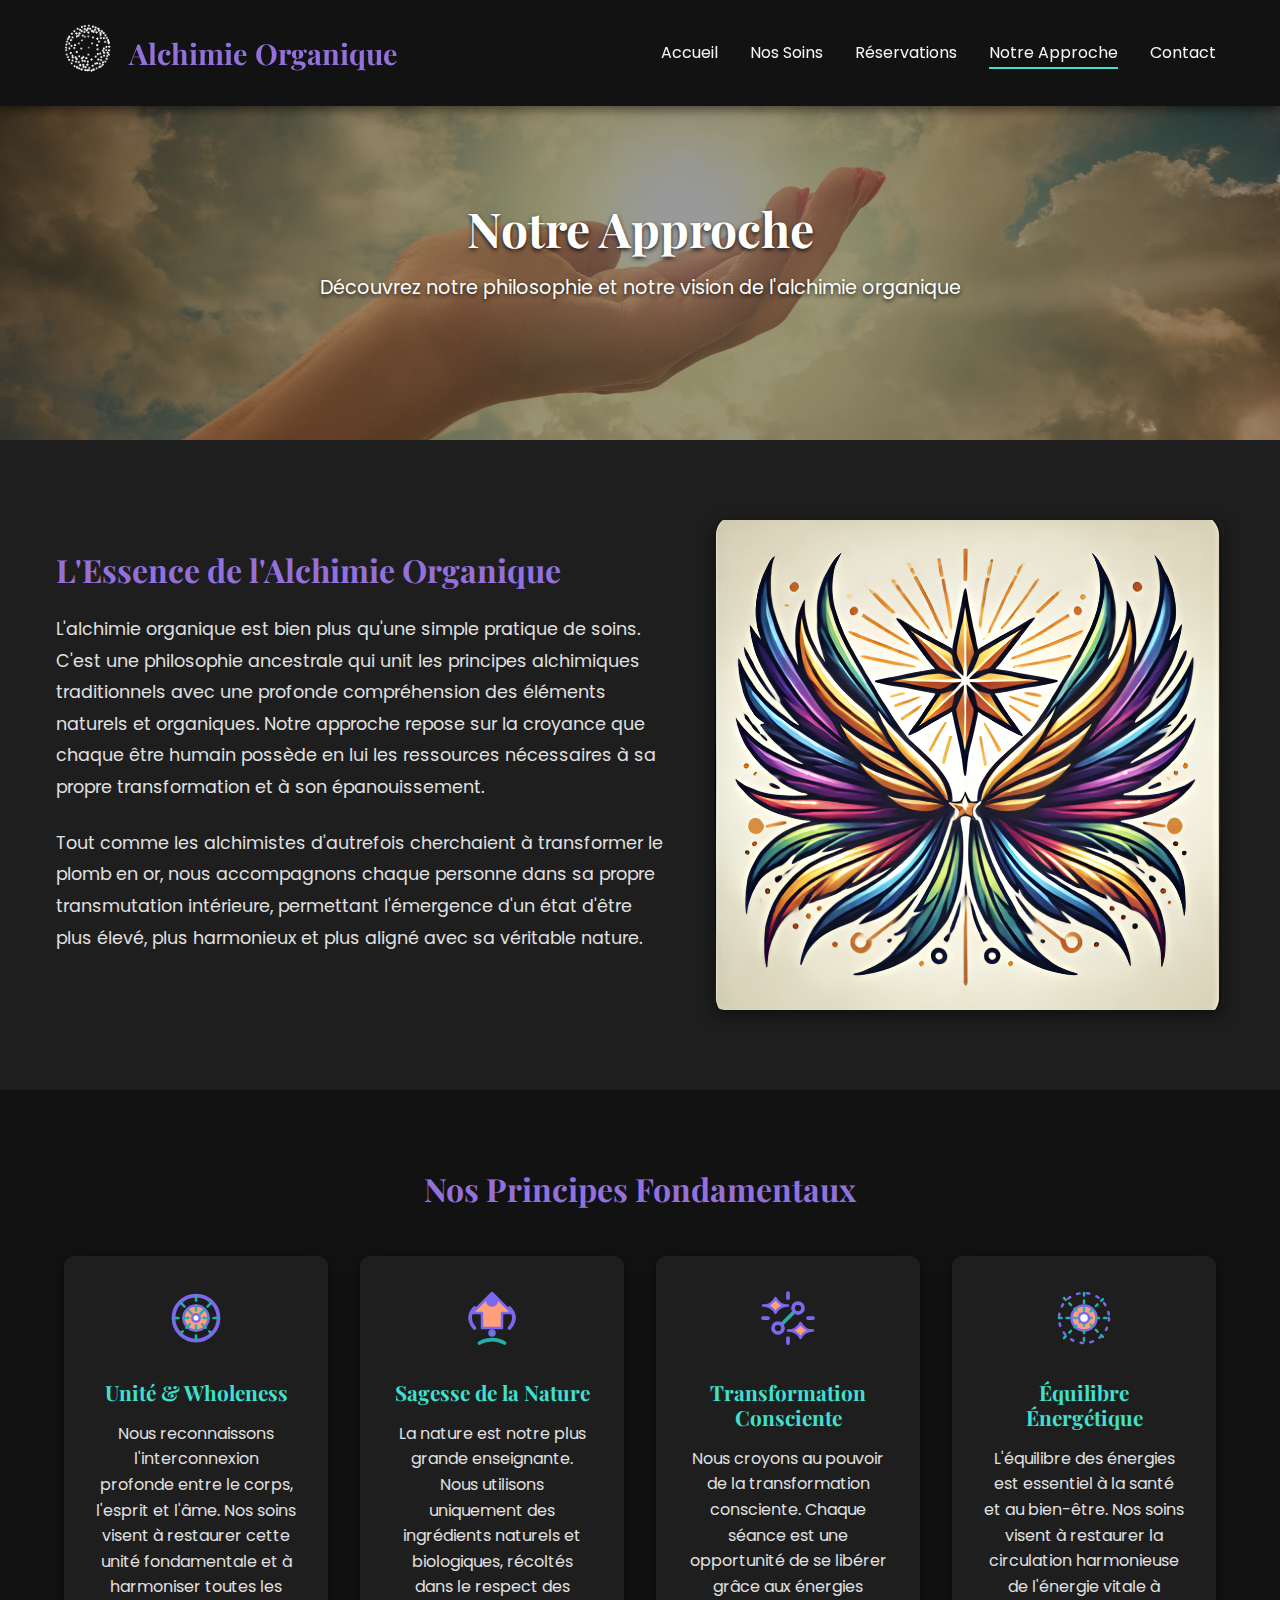
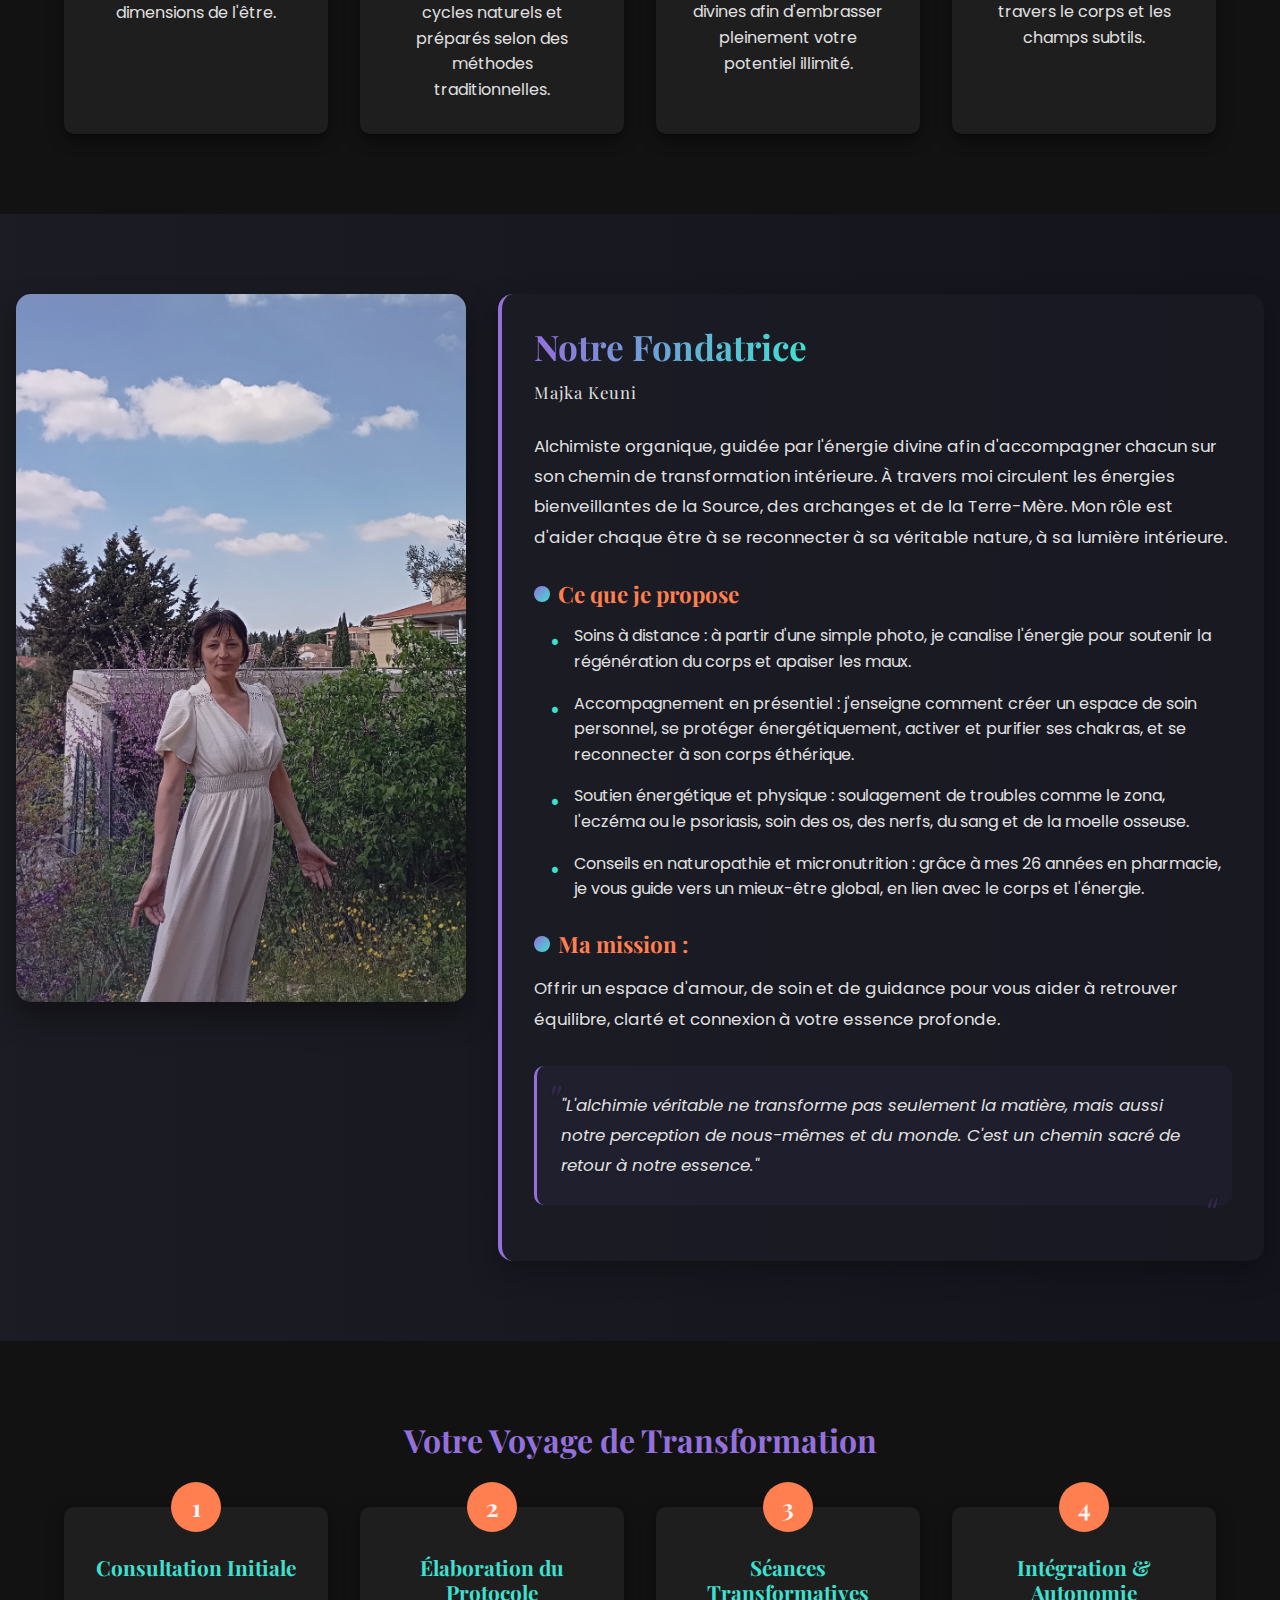
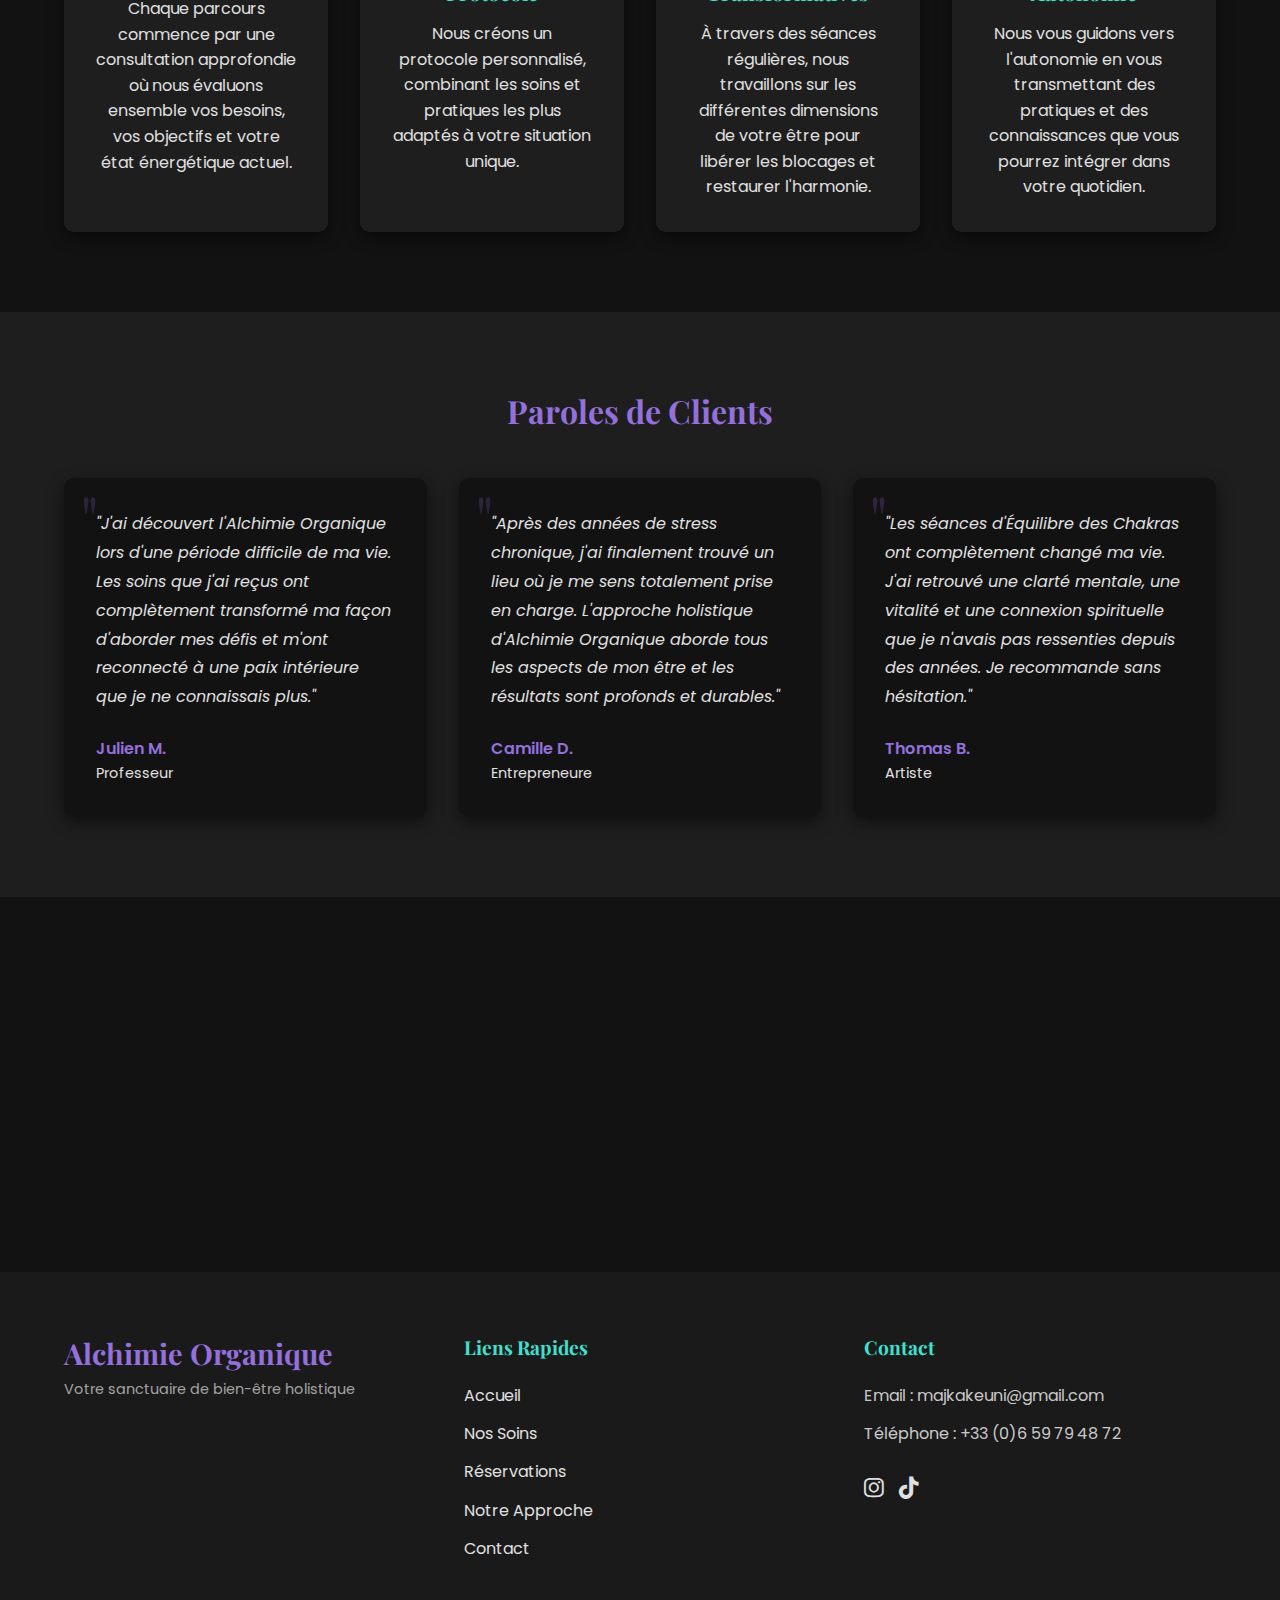
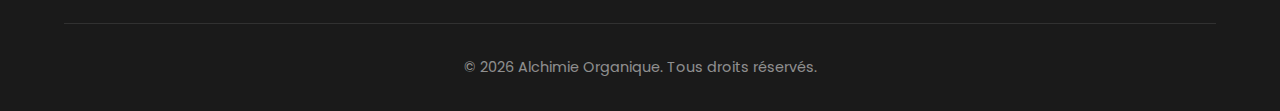
<file: about.html>
<!DOCTYPE html>
<html lang="fr">
<head>
    <meta charset="UTF-8">
    <meta name="viewport" content="width=device-width, initial-scale=1.0">
    <title>Notre Approche - Alchimie Organique</title>
    <link rel="stylesheet" href="styles.css">
    <link rel="stylesheet" href="about.css">
    <link rel="preconnect" href="https://fonts.googleapis.com">
    <link rel="preconnect" href="https://fonts.gstatic.com" crossorigin>
    <link href="https://fonts.googleapis.com/css2?family=Playfair+Display:wght@400;700&family=Poppins:wght@300;400;500&display=swap" rel="stylesheet">
    <link rel="stylesheet" href="https://cdnjs.cloudflare.com/ajax/libs/font-awesome/6.4.0/css/all.min.css">
</head>
<body>
    <header>
        <div class="logo">
           <a href="index.html"> <img src="assets/images/logo.png" alt="Logo Alchimie Organique" class="logo-image"></a>
            <h1>Alchimie Organique</h1>
        </div>
        <!-- Bouton Burger -->
        <button class="burger-menu" aria-label="Toggle navigation" aria-expanded="false">
            <span class="burger-bar"></span>
            <span class="burger-bar"></span>
            <span class="burger-bar"></span>
        </button>
        <nav class="mobile-nav">
            <ul>
                <li><a href="index.html">Accueil</a></li>
                <li><a href="services.html">Nos Soins</a></li>
                <li><a href="reservation.html">Réservations</a></li>
                <li><a href="about.html" class="active">Notre Approche</a></li>
                <li><a href="contact.html">Contact</a></li>
            </ul>
        </nav>
    </header>

    <section class="page-banner" style="background-image: linear-gradient(rgba(0, 0, 0, 0.4), rgba(0, 0, 0, 0.4)), url('assets/images/hand.jpg');">
     
        <div class="banner-content">
            <h2>Notre Approche</h2>
            <p>Découvrez notre philosophie et notre vision de l'alchimie organique</p>
        </div>
    </section>

    <section class="philosophy">
        <div class="container">
            <div class="philosophy-content">
                <h3>L'Essence de l'Alchimie Organique</h3>
                <p>L'alchimie organique est bien plus qu'une simple pratique de soins. C'est une philosophie ancestrale qui unit les principes alchimiques traditionnels avec une profonde compréhension des éléments naturels et organiques. Notre approche repose sur la croyance que chaque être humain possède en lui les ressources nécessaires à sa propre transformation et à son épanouissement.</p>
                <p>Tout comme les alchimistes d'autrefois cherchaient à transformer le plomb en or, nous accompagnons chaque personne dans sa propre transmutation intérieure, permettant l'émergence d'un état d'être plus élevé, plus harmonieux et plus aligné avec sa véritable nature.</p>
            </div>
            <div class="philosophy-image">
                <img src="assets/images/alchimie-ailes.png" alt="Philosophie de l'Alchimie Organique">
            </div>
        </div>
    </section>

    <section class="principles">
        <h3>Nos Principes Fondamentaux</h3>
        <div class="principles-grid">
            <div class="principle-card">
                <div class="principle-icon">
                    <img src="assets/images/icon-wholeness.svg" alt="Principe d'unité">
                </div>
                <h4>Unité & Wholeness</h4>
                <p>Nous reconnaissons l'interconnexion profonde entre le corps, l'esprit et l'âme. Nos soins visent à restaurer cette unité fondamentale et à harmoniser toutes les dimensions de l'être.</p>
            </div>
            <div class="principle-card">
                <div class="principle-icon">
                    <img src="assets/images/icon-nature.svg" alt="Sagesse de la Nature">
                </div>
                <h4>Sagesse de la Nature</h4>
                <p>La nature est notre plus grande enseignante. Nous utilisons uniquement des ingrédients naturels et biologiques, récoltés dans le respect des cycles naturels et préparés selon des méthodes traditionnelles.</p>
            </div>
            <div class="principle-card">
                <div class="principle-icon">
                    <img src="assets/images/icon-transformation.svg" alt="Transformation">
                </div>
                <h4>Transformation Consciente</h4>
                <p>Nous croyons au pouvoir de la transformation consciente. Chaque séance est une opportunité de se libérer grâce aux énergies divines afin d'embrasser pleinement votre potentiel illimité.</p>
            </div>
            <div class="principle-card">
                <div class="principle-icon">
                    <img src="assets/images/icon-harmony.svg" alt="Équilibre">
                </div>
                <h4>Équilibre Énergétique</h4>
                <p>L'équilibre des énergies est essentiel à la santé et au bien-être. Nos soins visent à restaurer la circulation harmonieuse de l'énergie vitale à travers le corps et les champs subtils.</p>
            </div>
        </div>
    </section>

    <section class="founder">
        <div class="container">
            <div class="founder-image">
                <img src="assets/images/founder.jpg" alt="Fondatrice d'Alchimie Organique">
            </div>
            <div class="founder-content">
                <h3>Notre Fondatrice</h3>
                <p class="founder-name">Majka Keuni</p>
                <p>Alchimiste organique, guidée par l'énergie divine afin d'accompagner chacun sur son chemin de transformation intérieure. À travers moi circulent les énergies bienveillantes de la Source, des archanges et de la Terre-Mère. Mon rôle est d'aider chaque être à se reconnecter à sa véritable nature, à sa lumière intérieure.</p>
                <h4>Ce que je propose</h4>
                <ul>
                    <li>Soins à distance : à partir d'une simple photo, je canalise l'énergie pour soutenir la régénération du corps et apaiser les maux.</li>
                    <li>Accompagnement en présentiel : j'enseigne comment créer un espace de soin personnel, se protéger énergétiquement, activer et purifier ses chakras, et se reconnecter à son corps éthérique.</li>
                    <li>Soutien énergétique et physique : soulagement de troubles comme le zona, l'eczéma ou le psoriasis, soin des os, des nerfs, du sang et de la moelle osseuse.</li>
                    <li>Conseils en naturopathie et micronutrition : grâce à mes 26 années en pharmacie, je vous guide vers un mieux-être global, en lien avec le corps et l'énergie.</li>
                </ul>
                <h4>Ma mission :</h4>
                <p>Offrir un espace d'amour, de soin et de guidance pour vous aider à retrouver équilibre, clarté et connexion à votre essence profonde.</p>
                <p class="founder-quote">"L'alchimie véritable ne transforme pas seulement la matière, mais aussi notre perception de nous-mêmes et du monde. C'est un chemin sacré de retour à notre essence."</p>
            </div>
        </div>
    </section>

    <section class="journey">
        <h3>Votre Voyage de Transformation</h3>
        <div class="journey-steps">
            <div class="journey-step">
                <div class="step-number">1</div>
                <h4>Consultation Initiale</h4>
                <p>Chaque parcours commence par une consultation approfondie où nous évaluons ensemble vos besoins, vos objectifs et votre état énergétique actuel.</p>
            </div>
            <div class="journey-step">
                <div class="step-number">2</div>
                <h4>Élaboration du Protocole</h4>
                <p>Nous créons un protocole personnalisé, combinant les soins et pratiques les plus adaptés à votre situation unique.</p>
            </div>
            <div class="journey-step">
                <div class="step-number">3</div>
                <h4>Séances Transformatives</h4>
                <p>À travers des séances régulières, nous travaillons sur les différentes dimensions de votre être pour libérer les blocages et restaurer l'harmonie.</p>
            </div>
            <div class="journey-step">
                <div class="step-number">4</div>
                <h4>Intégration & Autonomie</h4>
                <p>Nous vous guidons vers l'autonomie en vous transmettant des pratiques et des connaissances que vous pourrez intégrer dans votre quotidien.</p>
            </div>
        </div>
    </section>

    <section class="testimonials-extended">
        <h3>Paroles de Clients</h3>
        <div class="testimonials-grid">
            <div class="testimonial-card">
                <p>"J'ai découvert l'Alchimie Organique lors d'une période difficile de ma vie. Les soins que j'ai reçus ont complètement transformé ma façon d'aborder mes défis et m'ont reconnecté à une paix intérieure que je ne connaissais plus."</p>
                <div class="testimonial-author">
                    <span class="name">Julien M.</span>
                    <span class="occupation">Professeur</span>
                </div>
            </div>
            <div class="testimonial-card">
                <p>"Après des années de stress chronique, j'ai finalement trouvé un lieu où je me sens totalement prise en charge. L'approche holistique d'Alchimie Organique aborde tous les aspects de mon être et les résultats sont profonds et durables."</p>
                <div class="testimonial-author">
                    <span class="name">Camille D.</span>
                    <span class="occupation">Entrepreneure</span>
                </div>
            </div>
            <div class="testimonial-card">
                <p>"Les séances d'Équilibre des Chakras ont complètement changé ma vie. J'ai retrouvé une clarté mentale, une vitalité et une connexion spirituelle que je n'avais pas ressenties depuis des années. Je recommande sans hésitation."</p>
                <div class="testimonial-author">
                    <span class="name">Thomas B.</span>
                    <span class="occupation">Artiste</span>
                </div>
            </div>
        </div>
    </section>

    <section class="cta">
        <h2>Prêt à Commencer Votre Voyage Intérieur ?</h2>
        <p>Offrez-vous un moment de reconnexion et de transformation</p>
        <a href="reservation.html" class="btn">Réserver Maintenant</a>
    </section>

    <footer>
        <div class="footer-content">
            <div class="footer-logo">
                <h3>Alchimie Organique</h3>
                <p>Votre sanctuaire de bien-être holistique</p>
            </div>
            <div class="footer-links">
                <h3>Liens Rapides</h3>
                <ul>
                    <li><a href="index.html">Accueil</a></li>
                    <li><a href="services.html">Nos Soins</a></li>
                    <li><a href="reservation.html">Réservations</a></li>
                    <li><a href="about.html">Notre Approche</a></li>
                    <li><a href="contact.html">Contact</a></li>
                </ul>
            </div>
            <div class="footer-contact">
                <h3>Contact</h3>
                <p>Email : majkakeuni@gmail.com</p>
                <p>Téléphone : +33 (0)6 59 79 48 72</p>
                <div class="social-icons">
                    <a href="https://www.instagram.com/majkakeuni?igsh=MXRmbm4xdm84NTg2ZQ==/" aria-label="Instagram"><i class="fab fa-instagram"></i></a>
                    <a href="https://www.tiktok.com/@majka.k.n" aria-label="TikTok"><i class="fab fa-tiktok"></i></a>
                </div>
            </div>
        </div>
        <div class="copyright">
            <p>&copy; 2024 Alchimie Organique. Tous droits réservés.</p>
        </div>
    </footer>

    <script src="scripts.js"></script>

    <style>
    /* Style pour le logo */
    .logo {
        display: flex;
        align-items: center;
    }
    
    .logo-image {
        width: 50px;
        height: 50px;
        margin-right: 15px;
        border-radius: 50%;
        object-fit: cover;
    }
    
    /* Styles améliorés pour la section Fondatrice */
    .founder {
        background: linear-gradient(to right, rgba(30, 30, 40, 0.8), rgba(20, 20, 30, 0.9));
        padding: 5rem 0;
    }
    
    .founder .container {
        max-width: 2000px;
        margin: 0 auto;
        display: flex;
        flex-wrap: wrap;
        align-items: flex-start;
        gap: 2rem;
    }
    
    .founder-content {
        padding: 2rem;
        background-color: rgba(30, 30, 40, 0.5);
        border-radius: 15px;
        box-shadow: 0 10px 30px rgba(0, 0, 0, 0.3);
        border-left: 4px solid var(--primary-color);
        flex: 1 1 600px;
    }
    
    .founder-content h3 {
        font-size: 2.2rem;
        background: linear-gradient(90deg, var(--primary-color), var(--secondary-color));
        -webkit-background-clip: text;
        background-clip: text;
        color: transparent;
        display: inline-block;
        margin-bottom: 0.5rem;
    }
    
    .founder-name {
        font-size: 1.6rem;
        margin-bottom: 1.5rem;
        color: var(--secondary-color);
        letter-spacing: 1px;
    }
    
    .founder-content h4 {
        font-size: 1.4rem;
        color: var(--accent-color);
        margin: 1.8rem 0 1rem;
        position: relative;
        padding-left: 1.5rem;
    }
    
    .founder-content h4:before {
        content: '';
        position: absolute;
        left: 0;
        top: 50%;
        transform: translateY(-50%);
        width: 1rem;
        height: 1rem;
        background: linear-gradient(135deg, var(--primary-color), var(--secondary-color));
        border-radius: 50%;
    }
    
    .founder-content p {
        font-size: 1.05rem;
        line-height: 1.8;
        margin-bottom: 1.5rem;
        text-shadow: 0 1px 2px rgba(0, 0, 0, 0.2);
    }
    
    .founder-content ul {
        padding-left: 1rem;
        margin-bottom: 1.5rem;
    }
    
    .founder-content li {
        position: relative;
        padding-left: 1.5rem;
        margin-bottom: 1rem;
        line-height: 1.6;
    }
    
    .founder-content li::before {
        content: '•';
        position: absolute;
        left: 0;
        top: 0;
        color: var(--secondary-color);
        font-size: 1.5rem;
    }
    
    .founder-quote {
        font-style: italic;
        font-size: 1.2rem;
        line-height: 1.8;
        color: var(--primary-color);
        padding: 1.5rem;
        margin-top: 2rem;
        background-color: rgba(147, 112, 219, 0.05);
        border-radius: 10px;
        border-left: 3px solid var(--primary-color);
        text-shadow: 0 1px 2px rgba(0, 0, 0, 0.1);
        position: relative;
    }
    
    .founder-quote::before, .founder-quote::after {
        content: '"';
        position: absolute;
        font-size: 3rem;
        color: rgba(147, 112, 219, 0.2);
        font-family: 'Playfair Display', serif;
    }
    
    .founder-quote::before {
        top: -0.5rem;
        left: 0.5rem;
    }
    
    .founder-quote::after {
        bottom: -2rem;
        right: 0.5rem;
        transform: rotate(180deg);
    }
    
    .founder-image {
        overflow: hidden;
        border-radius: 15px;
        box-shadow: 0 15px 30px rgba(0, 0, 0, 0.4);
        transition: all 0.5s ease;
        position: relative;
        flex: 1 1 400px;
        max-width: 450px;
        max-height: 90vh;
        align-self: flex-start;
    }
    
    .founder-image img {
        width: 100%;
        height: 100%;
        object-fit: cover;
        display: block;
    }
    
    .founder-image::after {
        content: '';
        position: absolute;
        top: 0;
        left: 0;
        width: 100%;
        height: 100%;
        background: linear-gradient(45deg, rgba(147, 112, 219, 0.2), transparent);
        z-index: 1;
    }
    
    .founder-image:hover {
        transform: scale(1.02);
        box-shadow: 0 20px 40px rgba(0, 0, 0, 0.5);
    }
    
    @media screen and (max-width: 768px) {
        .founder-content {
            padding: 1.5rem;
        }
        
        .founder-content h3 {
            font-size: 1.8rem;
        }
        
        .founder-content h4 {
            font-size: 1.3rem;
        }
    }
    </style>
</body>
</html>
</file>
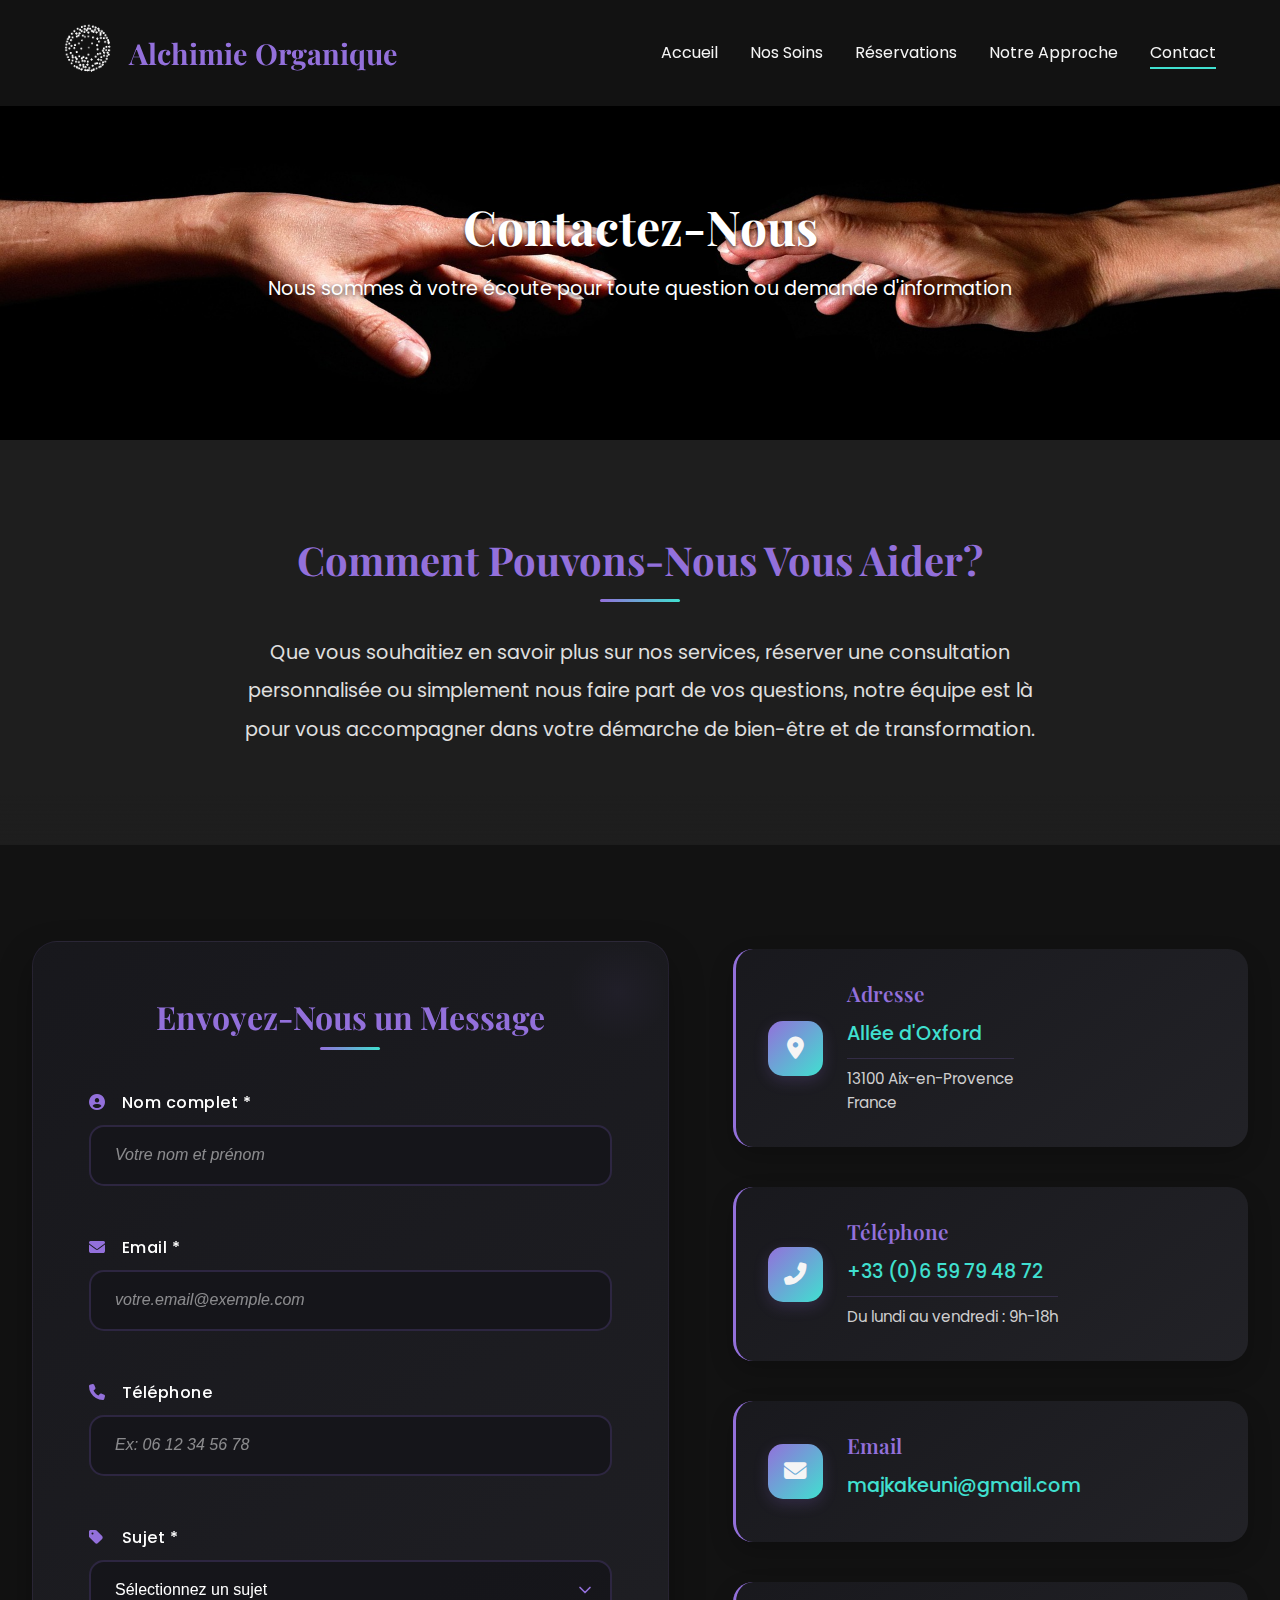
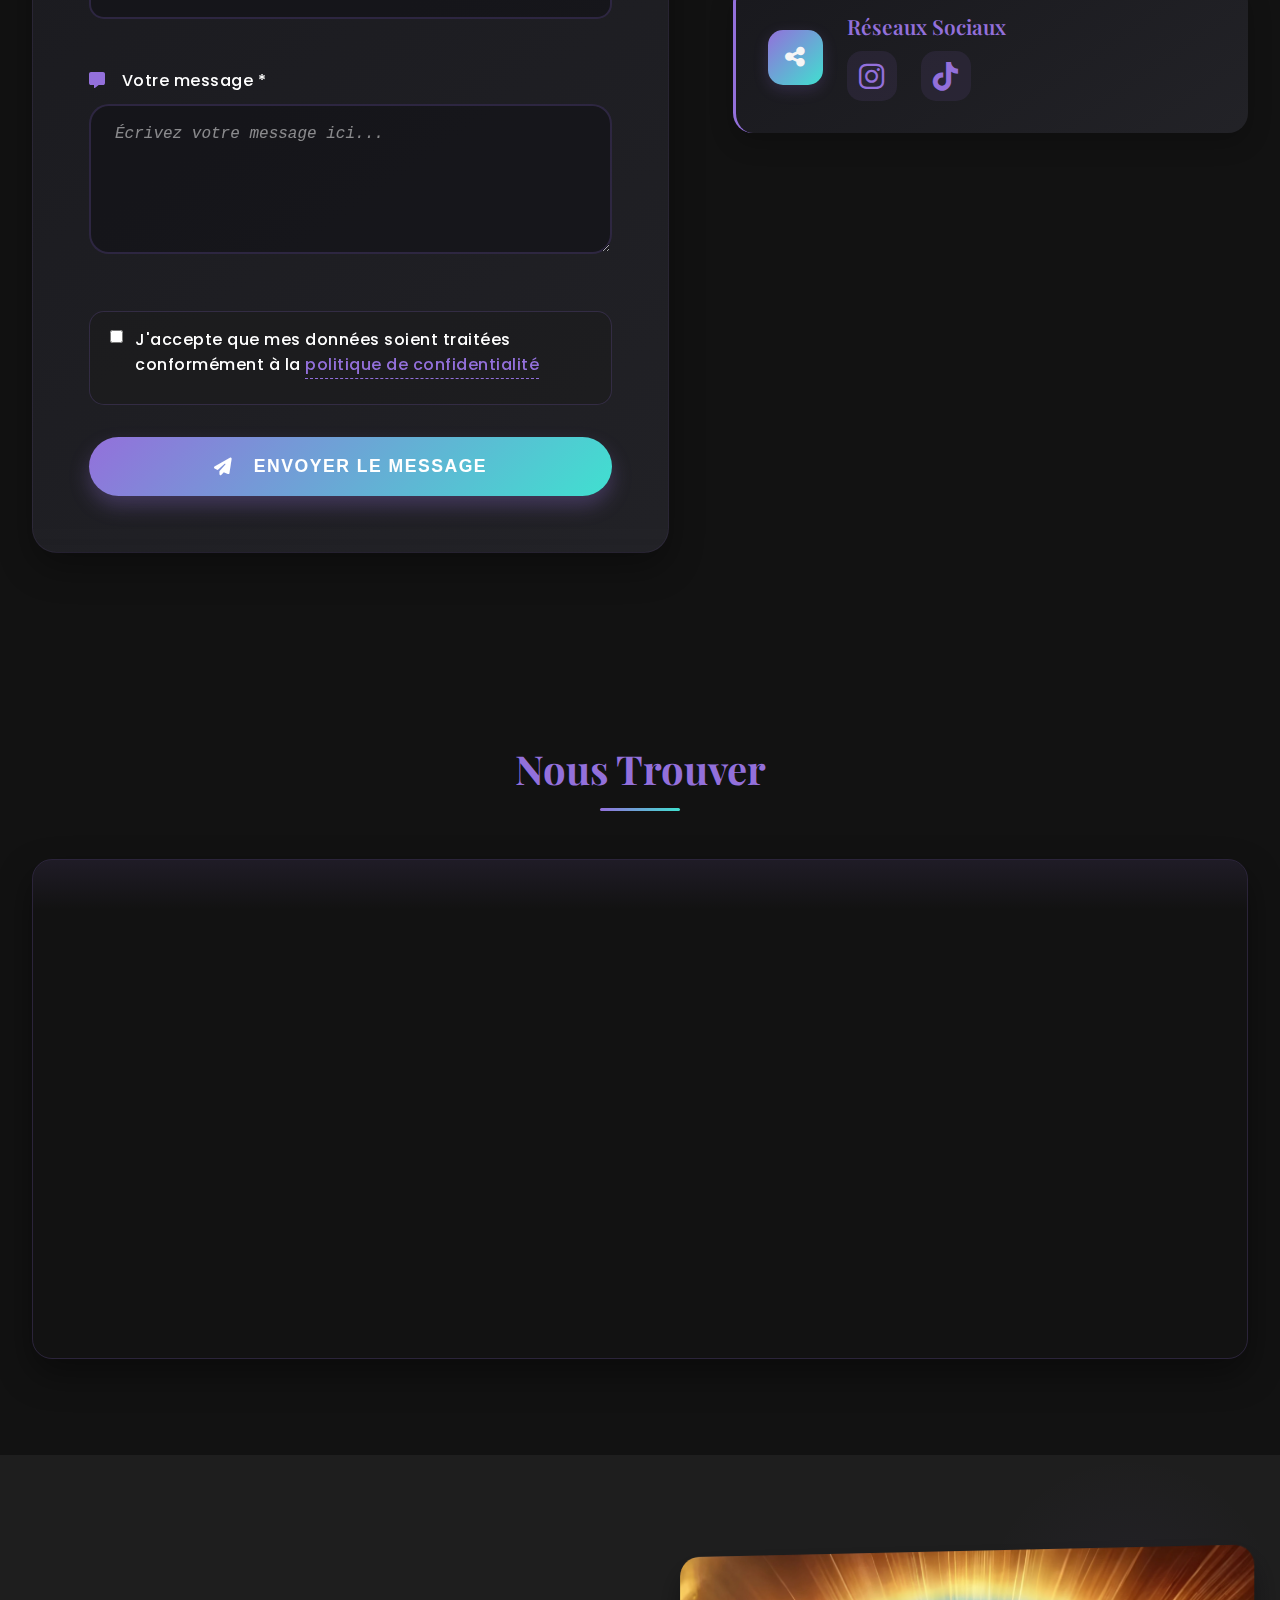
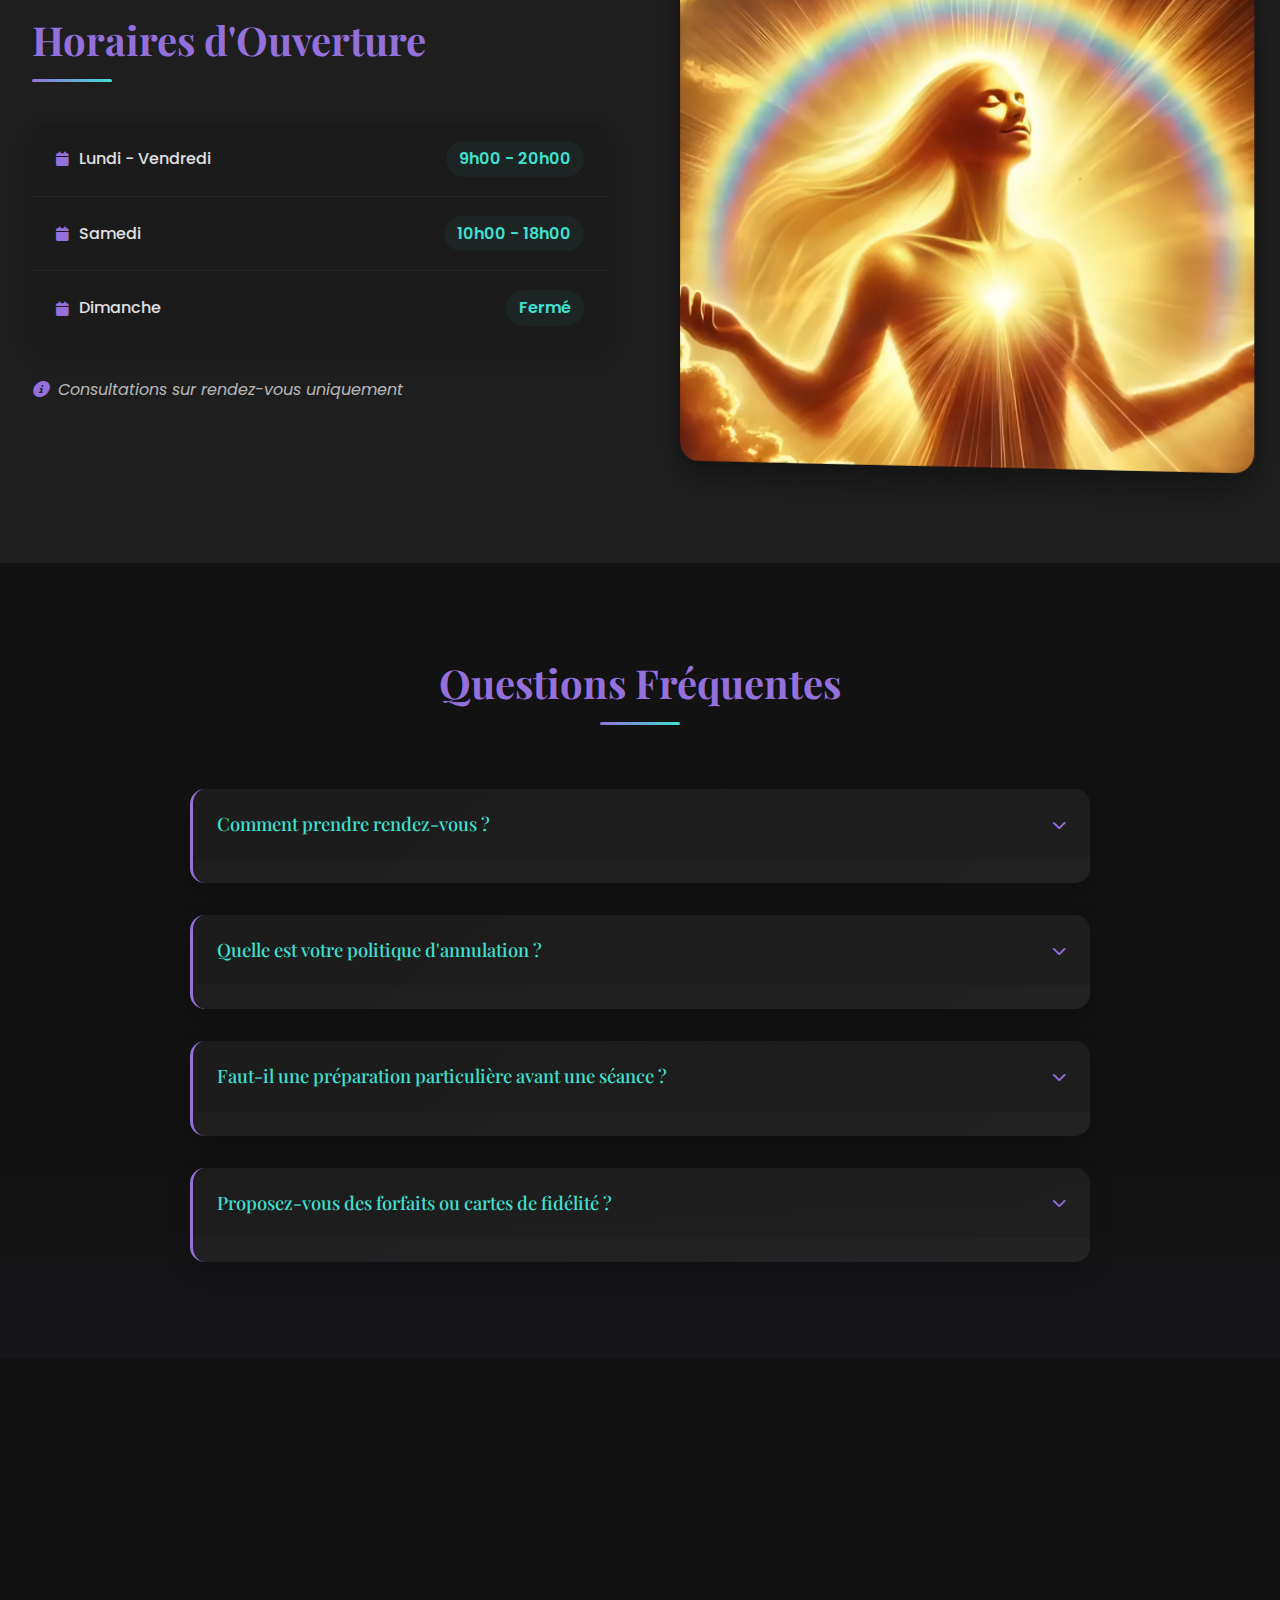
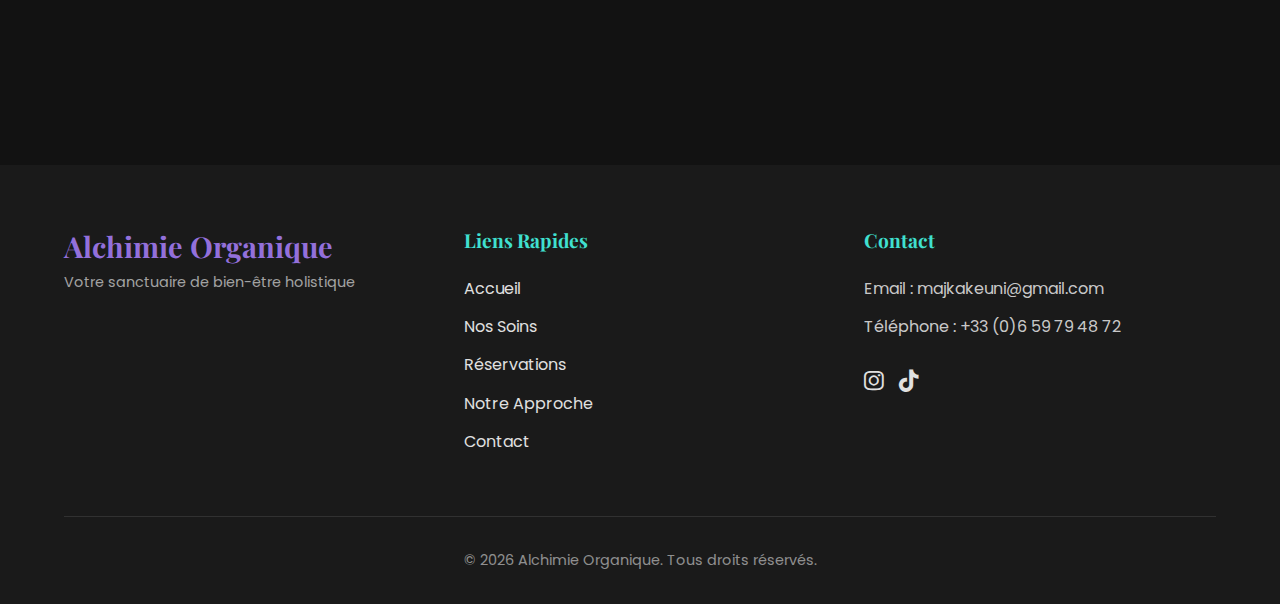
<file: contact.html>
<!DOCTYPE html>
<html lang="fr">
<head>
    <meta charset="UTF-8">
    <meta name="viewport" content="width=device-width, initial-scale=1.0">
    <title>Contact - Alchimie Organique</title>
    <link rel="stylesheet" href="styles.css">
    <link rel="stylesheet" href="contact.css?v=1.1">
    <link rel="preconnect" href="https://fonts.googleapis.com">
    <link rel="preconnect" href="https://fonts.gstatic.com" crossorigin>
    <link href="https://fonts.googleapis.com/css2?family=Playfair+Display:wght@400;700&family=Poppins:wght@300;400;500&display=swap" rel="stylesheet">
    <link rel="stylesheet" href="https://cdnjs.cloudflare.com/ajax/libs/font-awesome/6.4.0/css/all.min.css">
</head>
<body>
    <header>
        <div class="logo">
           <a href="index.html"> <img src="assets/images/logo.png" alt="Logo Alchimie Organique" class="logo-image"></a>
            <h1>Alchimie Organique</h1>
        </div>
        <!-- Bouton Burger -->
        <button class="burger-menu" aria-label="Toggle navigation" aria-expanded="false">
            <span class="burger-bar"></span>
            <span class="burger-bar"></span>
            <span class="burger-bar"></span>
        </button>
        <nav class="mobile-nav">
            <ul>
                <li><a href="index.html">Accueil</a></li>
                <li><a href="services.html">Nos Soins</a></li>
                <li><a href="reservation.html">Réservations</a></li>
                <li><a href="about.html">Notre Approche</a></li>
                <li><a href="contact.html" class="active">Contact</a></li>
            </ul>
        </nav>
    </header>

    <section class="page-banner">
        <div class="banner-content">
            <h2>Contactez-Nous</h2>
            <p>Nous sommes à votre écoute pour toute question ou demande d'information</p>
        </div>
    </section>

    <section class="contact-intro">
        <div class="container">
            <h3>Comment Pouvons-Nous Vous Aider?</h3>
            <p>Que vous souhaitiez en savoir plus sur nos services, réserver une consultation personnalisée ou simplement nous faire part de vos questions, notre équipe est là pour vous accompagner dans votre démarche de bien-être et de transformation.</p>
        </div>
    </section>

    <section class="contact-content">
        <div class="container">
            <div class="contact-form-container">
                <h3>Envoyez-Nous un Message</h3>
                <form id="contact-form" class="contact-form" action="https://formspree.io/f/mrbpverb" method="POST">
               
                    <div class="form-group">
                        <label for="name"><i class="fas fa-user-circle"></i> Nom complet *</label>
                        <input type="text" id="name" name="name" placeholder="Votre nom et prénom" required>
                    </div>
                    
                    <div class="form-group">
                        <label for="email"><i class="fas fa-envelope"></i> Email *</label>
                        <input type="email" id="email" name="email" placeholder="votre.email@exemple.com" required>
                    </div>
                    
                    <div class="form-group">
                        <label for="phone"><i class="fas fa-phone"></i> Téléphone</label>
                        <input type="tel" id="phone" name="phone" placeholder="Ex: 06 12 34 56 78">
                    </div>
                    
                    <div class="form-group">
                        <label for="inquiry_type"><i class="fas fa-tag"></i> Sujet *</label>
                        <select id="inquiry_type" name="inquiry_type" required>
                            <option value="" disabled selected>Sélectionnez un sujet</option>
                            <option value="Demande d'informations">Demande d'informations</option>
                            <option value="Prise de rendez-vous">Prise de rendez-vous</option>
                            <option value="Proposition de partenariat">Proposition de partenariat</option>
                            <option value="Autre demande">Autre demande</option>
                        </select>
                    </div>
                    
                    <div class="form-group">
                        <label for="message"><i class="fas fa-comment-alt"></i> Votre message *</label>
                        <textarea id="message" name="message" rows="5" placeholder="Écrivez votre message ici..." required></textarea>
                    </div>
                    
                    <div class="form-group checkbox-group">
                        <input type="checkbox" id="privacy" name="privacy" required>
                        <label for="privacy">J'accepte que mes données soient traitées conformément à la <a href="#" class="privacy-link">politique de confidentialité</a></label>
                    </div>
                    
                    <button type="submit" class="btn"><i class="fas fa-paper-plane"></i> Envoyer le message</button>
                </form>
            </div>
            
            <div class="contact-info">
                <div class="info-card">
                    <div class="info-icon">
                        <i class="fas fa-map-marker-alt"></i>
                    </div>
                    <div class="info-details">
                        <h4>Adresse</h4>
                        <p class="primary-text">Allée d'Oxford</p>
                        <p class="secondary-text">13100 Aix-en-Provence<br>France</p>
                    </div>
                </div>
                
                <div class="info-card">
                    <div class="info-icon">
                        <i class="fas fa-phone-alt"></i>
                    </div>
                    <div class="info-details">
                        <h4>Téléphone</h4>
                        <p class="primary-text">+33 (0)6 59 79 48 72</p>
                        <p class="secondary-text">Du lundi au vendredi : 9h-18h</p>
                    </div>
                </div>
                
                <div class="info-card">
                    <div class="info-icon">
                        <i class="fas fa-envelope"></i>
                    </div>
                    <div class="info-details">
                        <h4>Email</h4>
                        <p class="primary-text">majkakeuni@gmail.com</p>
                    </div>
                </div>
                
                <div class="info-card">
                    <div class="info-icon">
                        <i class="fas fa-share-alt"></i>
                    </div>
                    <div class="info-details">
                        <h4>Réseaux Sociaux</h4>
                        <div class="social-links">
                            <a href="https://www.instagram.com/majkakeuni?igsh=MXRmbm4xdm84NTg2ZQ==/" aria-label="Instagram"><i class="fab fa-instagram"></i></a>
                            <a href="https://www.tiktok.com/@majka.k.n" aria-label="TikTok"><i class="fab fa-tiktok"></i></a>
                        </div>
                    </div>
                </div>
            </div>
        </div>
    </section>

    <section class="map-section">
        <div class="container">
            <h3>Nous Trouver</h3>
            <div class="map-container">
                <iframe src="https://www.google.com/maps/embed?pb=!1m18!1m12!1m3!1d2893.163790675642!2d5.457442575649735!3d43.519777061050824!2m3!1f0!2f0!3f0!3m2!1i1024!2i768!4f13.1!3m3!1m2!1s0x12c98dec54632d63%3A0xb36dac1a370248c5!2sAll.%20d&#39;Oxford%2C%2013100%20Aix-en-Provence!5e0!3m2!1sfr!2sfr!4v1744705902084!5m2!1sfr!2sfr" width="600" height="450" style="border:0;" allowfullscreen="" loading="lazy" referrerpolicy="no-referrer-when-downgrade"></iframe>
            </div>
        </div>
    </section>

    <section class="hours-section">
        <div class="container">
            <div class="hours-content">
                <h3>Horaires d'Ouverture</h3>
                <ul class="hours-list">
                    <li>
                        <span class="day">Lundi - Vendredi</span>
                        <span class="time">9h00 - 20h00</span>
                    </li>
                    <li>
                        <span class="day">Samedi</span>
                        <span class="time">10h00 - 18h00</span>
                    </li>
                    <li>
                        <span class="day">Dimanche</span>
                        <span class="time">Fermé</span>
                    </li>
                </ul>
                <p class="note">Consultations sur rendez-vous uniquement</p>
            </div>
            <div class="hours-image">
                <img src="assets/images/apotheose.jpg" alt="Notre espace d'accueil">
            </div>
        </div>
    </section>

    <section class="faq-section">
        <div class="container">
            <h3>Questions Fréquentes</h3>
            <div class="faq-grid">
                <div class="faq-item">
                    <h4>Comment prendre rendez-vous ?</h4>
                    <p>Vous pouvez réserver directement en ligne via notre page de réservation, par téléphone ou par email. Nous vous confirmerons votre rendez-vous dans les plus brefs délais.</p>
                </div>
                <div class="faq-item">
                    <h4>Quelle est votre politique d'annulation ?</h4>
                    <p>Nous acceptons les annulations jusqu'à 24h avant l'heure prévue du rendez-vous. Toute annulation tardive ou absence sera facturée à 50% du prix de la séance.</p>
                </div>
                <div class="faq-item">
                    <h4>Faut-il une préparation particulière avant une séance ?</h4>
                    <p>Nous recommandons de venir dans une tenue confortable, d'éviter les repas lourds et l'alcool avant votre séance, et d'arriver 15 minutes avant l'heure prévue pour vous installer sereinement.</p>
                </div>
                <div class="faq-item">
                    <h4>Proposez-vous des forfaits ou cartes de fidélité ?</h4>
                    <p>Oui, nous proposons plusieurs forfaits adaptés à différents besoins et objectifs. Consultez notre page des services pour plus d'informations sur nos offres spéciales.</p>
                </div>
            </div>
        </div>
    </section>

    <section class="cta">
        <h2>Prêt à Commencer Votre Voyage Intérieur ?</h2>
        <p>Offrez-vous un moment de reconnexion et de transformation</p>
        <a href="reservation.html" class="btn">Réserver Votre Séance</a>
    </section>

    <footer>
        <div class="footer-content">
            <div class="footer-logo">
                <h3>Alchimie Organique</h3>
                <p>Votre sanctuaire de bien-être holistique</p>
            </div>
            <div class="footer-links">
                <h3>Liens Rapides</h3>
                <ul>
                    <li><a href="index.html">Accueil</a></li>
                    <li><a href="services.html">Nos Soins</a></li>
                    <li><a href="reservation.html">Réservations</a></li>
                    <li><a href="about.html">Notre Approche</a></li>
                    <li><a href="contact.html">Contact</a></li>
                </ul>
            </div>
            <div class="footer-contact">
                <h3>Contact</h3>
                <p>Email : majkakeuni@gmail.com</p>
                <p>Téléphone : +33 (0)6 59 79 48 72</p>
                <div class="social-icons">
                    <a href="https://www.instagram.com/majkakeuni?igsh=MXRmbm4xdm84NTg2ZQ==/" aria-label="Instagram"><i class="fab fa-instagram"></i></a>
                    <a href="https://www.tiktok.com/@majka.k.n" aria-label="TikTok"><i class="fab fa-tiktok"></i></a>
                </div>
            </div>
        </div>
        <div class="copyright">
            <p>&copy; 2024 Alchimie Organique. Tous droits réservés.</p>
        </div>
    </footer>

    <script src="scripts.js"></script>
    <script src="contact.js"></script>

    <style>
    /* Style pour le logo */
    .logo {
        display: flex;
        align-items: center;
    }
    
    .logo-image {
        width: 50px;
        height: 50px;
        margin-right: 15px;
        border-radius: 50%;
        object-fit: cover;
    }
    </style>
</body>
</html>
</file>
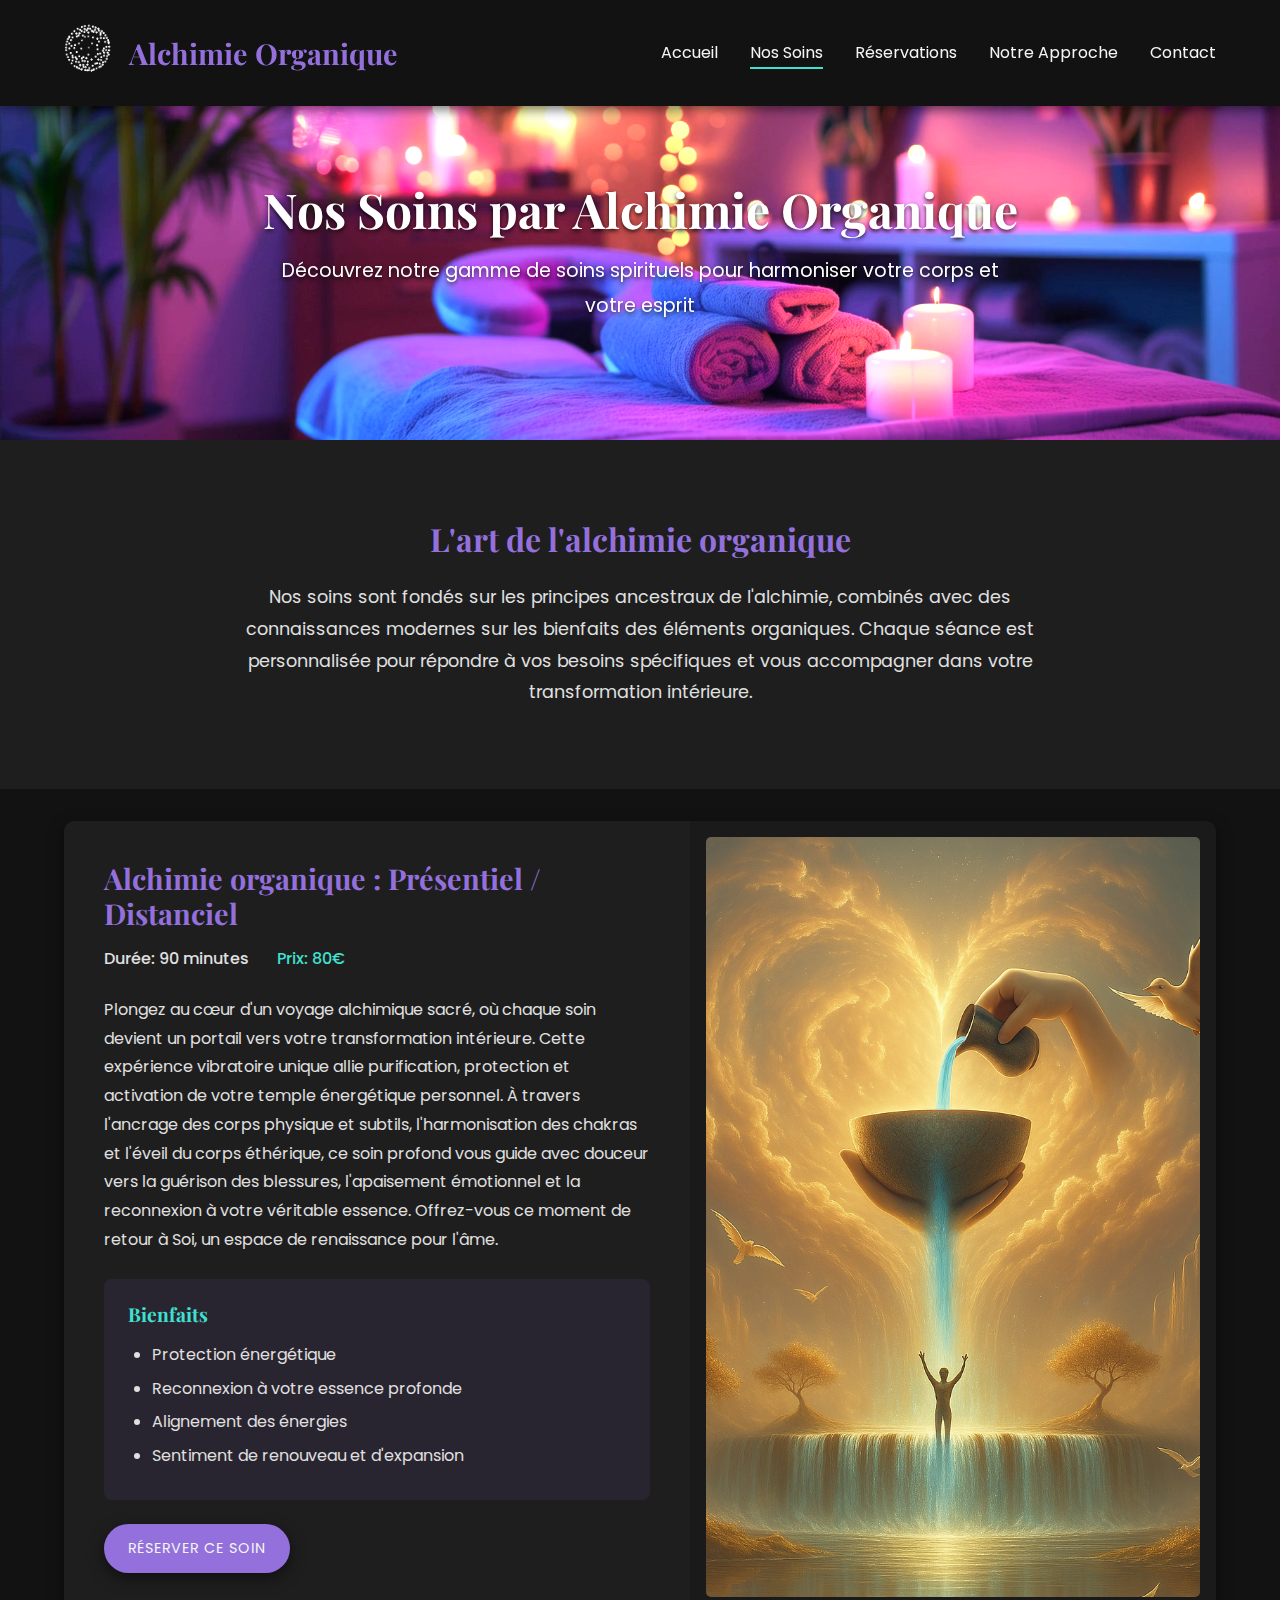
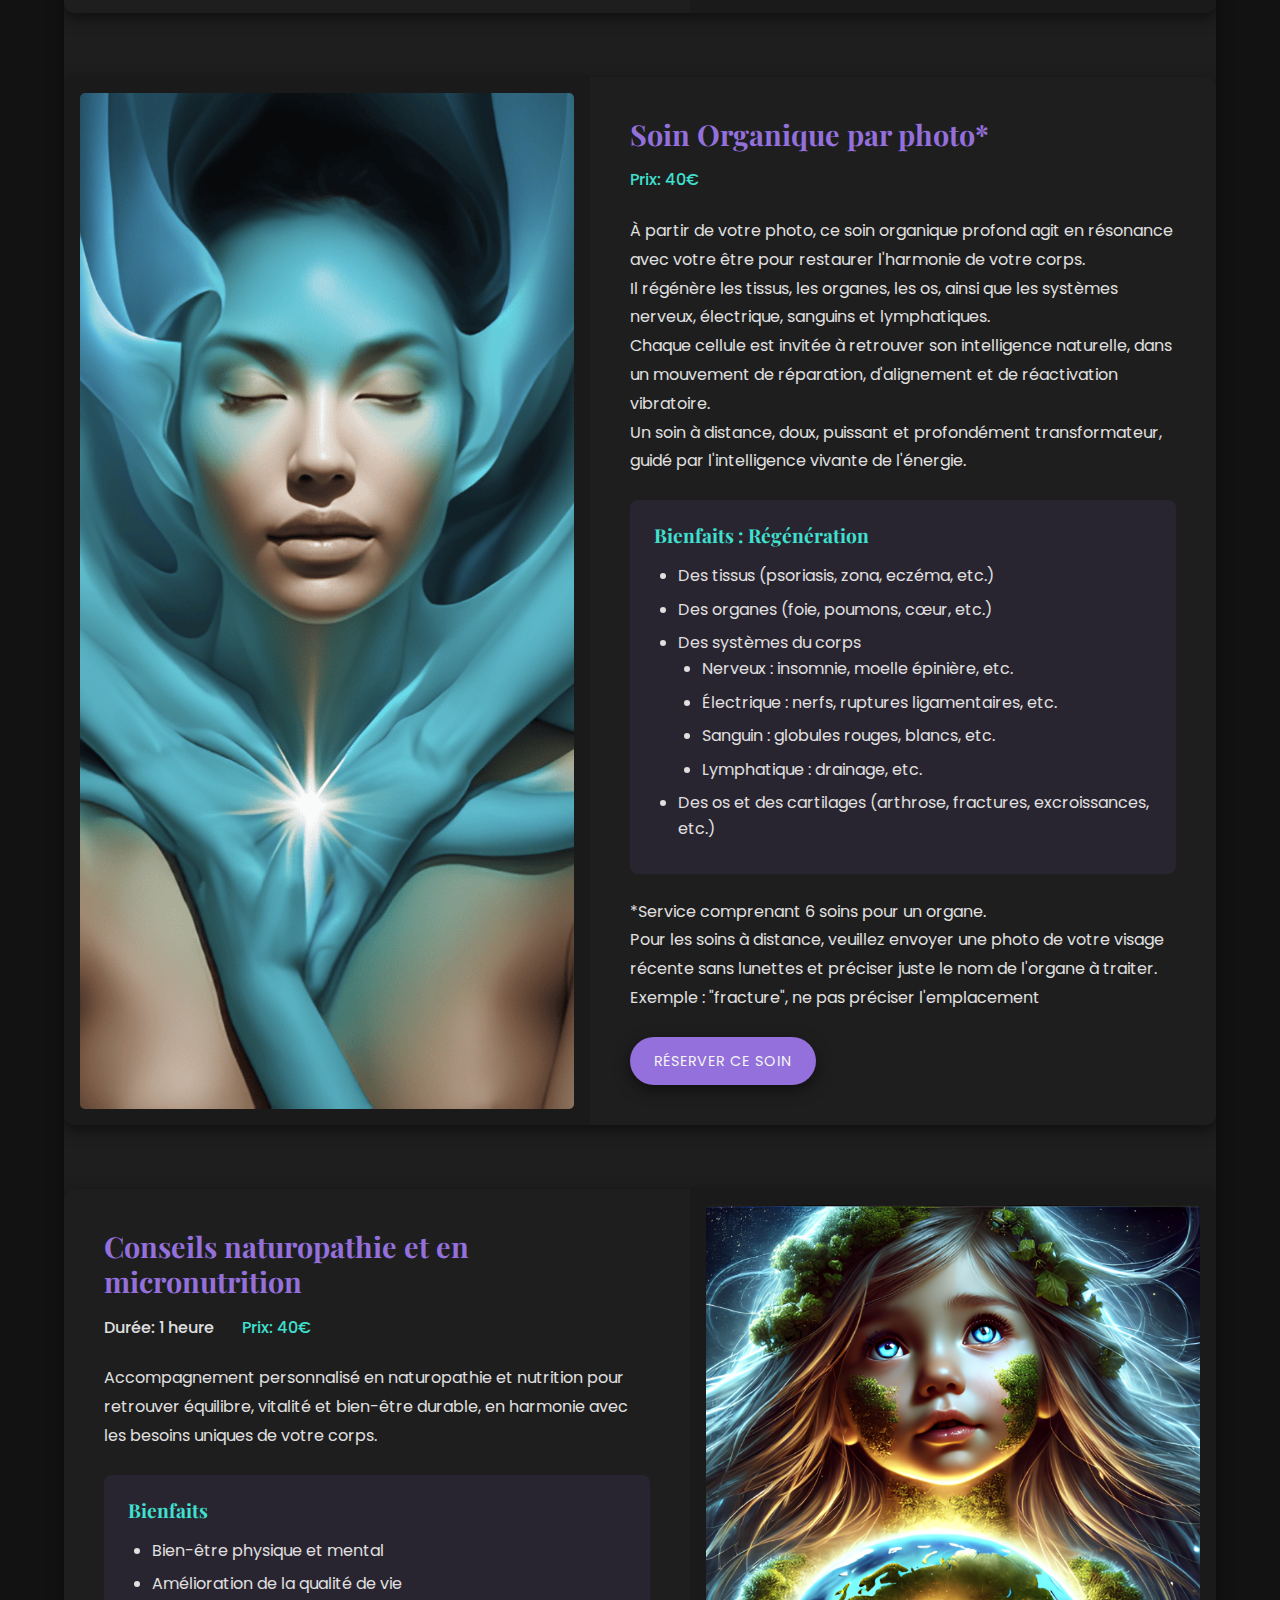
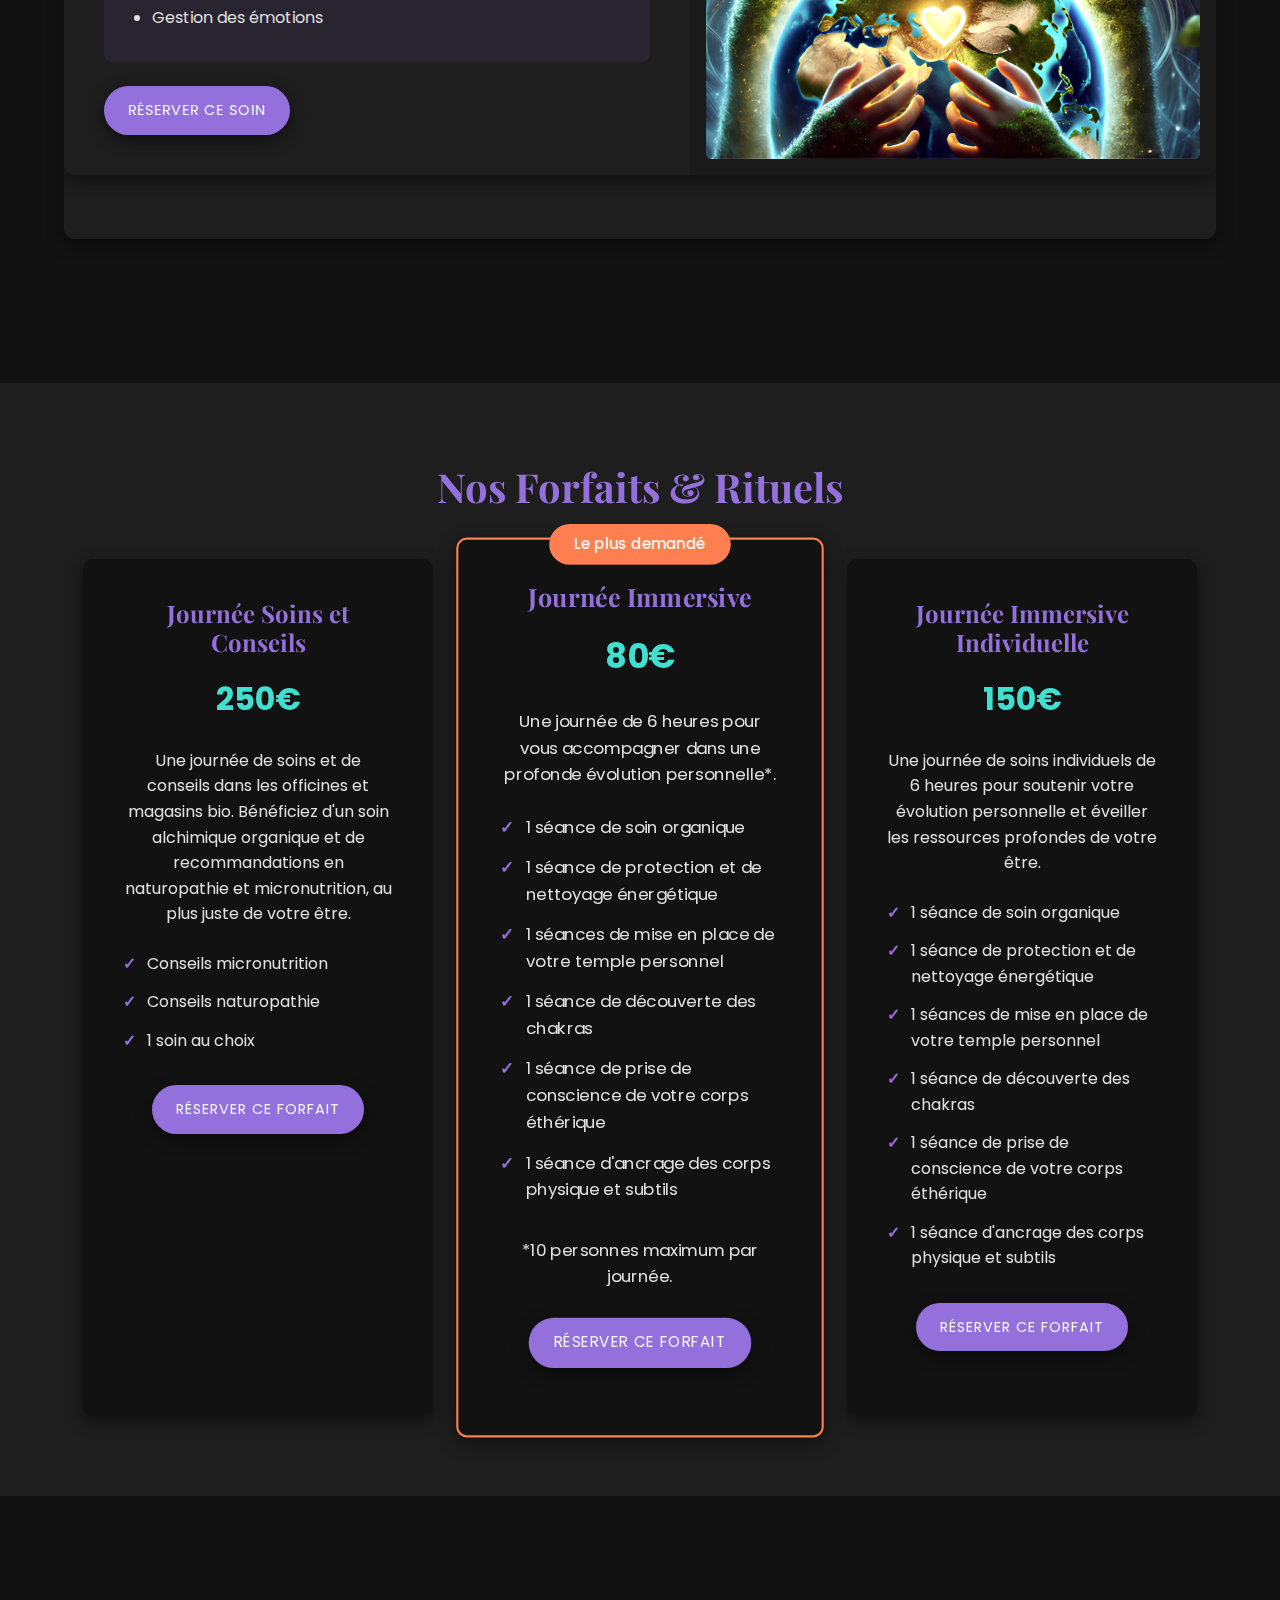
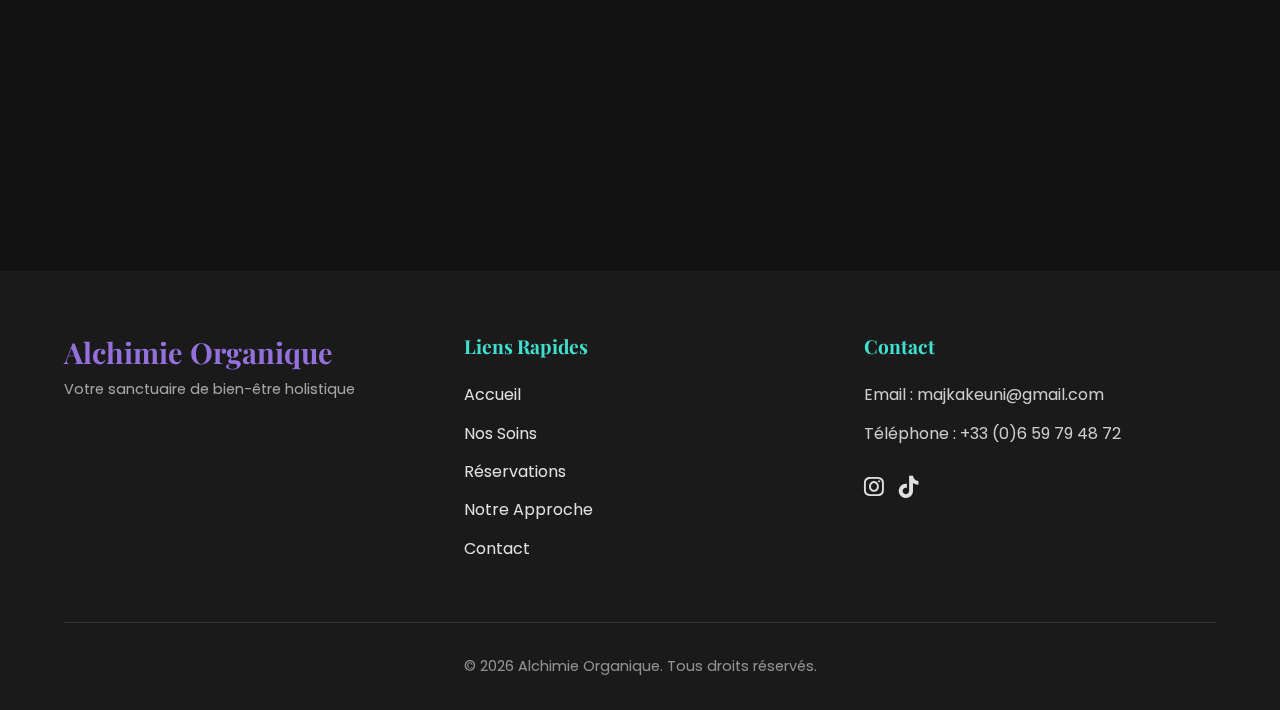
<file: services.html>
<!DOCTYPE html>
<html lang="fr">
<head>
    <meta charset="UTF-8">
    <meta name="viewport" content="width=device-width, initial-scale=1.0">
    <title>Nos Soins - Alchimie Organique</title>
    <link rel="stylesheet" href="styles.css">
    <link rel="stylesheet" href="services.css">
    <link rel="preconnect" href="https://fonts.googleapis.com">
    <link rel="preconnect" href="https://fonts.gstatic.com" crossorigin>
    <link href="https://fonts.googleapis.com/css2?family=Playfair+Display:wght@400;700&family=Poppins:wght@300;400;500&display=swap" rel="stylesheet">
    <link rel="stylesheet" href="https://cdnjs.cloudflare.com/ajax/libs/font-awesome/6.4.0/css/all.min.css">
</head>
<body>
    <header>
        <div class="logo">
           <a href="index.html"> <img src="assets/images/logo.png" alt="Logo Alchimie Organique" class="logo-image"></a>
            <h1>Alchimie Organique</h1>
        </div>
        <!-- Bouton Burger -->
        <button class="burger-menu" aria-label="Toggle navigation" aria-expanded="false">
            <span class="burger-bar"></span>
            <span class="burger-bar"></span>
            <span class="burger-bar"></span>
        </button>
        <nav class="mobile-nav">
            <ul>
                <li><a href="index.html">Accueil</a></li>
                <li><a href="services.html" class="active">Nos Soins</a></li>
                <li><a href="reservation.html">Réservations</a></li>
                <li><a href="about.html">Notre Approche</a></li>
                <li><a href="contact.html">Contact</a></li>
            </ul>
        </nav>
    </header>

    
    <section class="page-banner" style="position: relative; overflow: hidden; height: 40vh; min-height: 300px; display: flex; align-items: center; justify-content: center; text-align: center; color: white; margin-top: 80px;">
        <video autoplay loop muted playsinline style="position: absolute; top: 0; left: 0; width: 100%; height: 100%; object-fit: cover; z-index: -1; filter: brightness(1.5);">
            <source src="assets/videos/soins.mp4" type="video/mp4">
        </video>
      
            <div class="banner-content">
                <h2>Nos Soins par Alchimie Organique</h2>
                <p>Découvrez notre gamme de soins spirituels pour harmoniser votre corps et votre esprit</p>
            </div>
        </div>
    </section>

    <section class="services-intro">
        <div class="intro-content">
            <h3>L'art de l'alchimie organique</h3>
            <p>Nos soins sont fondés sur les principes ancestraux de l'alchimie, combinés avec des connaissances modernes sur les bienfaits des éléments organiques. Chaque séance est personnalisée pour répondre à vos besoins spécifiques et vous accompagner dans votre transformation intérieure.</p>
        </div>
    </section>

    <section class="services-grid">
        <div class="service-card">
          
        <div class="service-card reverse">
            <div class="service-image">
                <img src="assets/images/alchimie-organiquee.png" alt="Transformation Alchimique">
            </div>
            <div class="service-content">
                <h3>Alchimie organique : Présentiel / Distanciel</h3>
                <p class="service-duration">Durée: 90 minutes</p>
                <p class="service-price">Prix: 80€</p>
                <p class="service-description">
                    Plongez au cœur d'un voyage alchimique sacré, où chaque soin devient un portail vers votre transformation intérieure. Cette expérience vibratoire unique allie purification, protection et activation de votre temple énergétique personnel. À travers l'ancrage des corps physique et subtils, l'harmonisation des chakras et l'éveil du corps éthérique, ce soin profond vous guide avec douceur vers la guérison des blessures, l'apaisement émotionnel et la reconnexion à votre véritable essence. Offrez-vous ce moment de retour à Soi, un espace de renaissance pour l'âme.
                </p>
                <div class="service-benefits">
                    <h4>Bienfaits</h4>
                    <ul>
                        <li>Protection énergétique</li>
                        <li>Reconnexion à votre essence profonde</li>
                        <li>Alignement des énergies</li>
                        <li>Sentiment de renouveau et d'expansion</li>
                    </ul>
                </div>
                <a href="reservation.html" class="btn">Réserver ce soin</a>
            </div>
        </div>

        <div class="service-card">
            <div class="service-image">
                <img src="assets/images/purification.png" alt="Purification Spirituelle">
            </div>
            <div class="service-content">
                <h3>Soin Organique par photo*</h3>
                <p class="service-price">Prix: 40€</p>
                <p class="service-description">
                    À partir de votre photo, ce soin organique profond agit en résonance avec votre être pour restaurer l'harmonie de votre corps. <br>
                    Il régénère les tissus, les organes, les os, ainsi que les systèmes nerveux, électrique, sanguins et lymphatiques. <br>
                    Chaque cellule est invitée à retrouver son intelligence naturelle, dans un mouvement de réparation, d'alignement et de réactivation vibratoire. <br>
                    Un soin à distance, doux, puissant et profondément transformateur, guidé par l'intelligence vivante de l'énergie.
                </p>
                <div class="service-benefits">
                    <h4>Bienfaits : Régénération</h4>
                    <ul>
                        <li>Des tissus (psoriasis, zona, eczéma, etc.)</li>
                        <li>Des organes (foie, poumons, cœur, etc.)</li>
                        <li>Des systèmes du corps 
                            <ul>
                                <li>Nerveux : insomnie, moelle épinière, etc.</li>
                                <li>Électrique : nerfs, ruptures ligamentaires, etc.</li>
                                <li>Sanguin : globules rouges, blancs, etc.</li>
                                <li>Lymphatique : drainage, etc.</li>
                            </ul>
                        </li>
                        <li>Des os et des cartilages (arthrose, fractures, excroissances, etc.)</li> 
                    </ul>
                </div>
                <p class="service-description">*Service comprenant 6 soins pour un organe. <br>
                    Pour les soins à distance, veuillez envoyer une photo de votre visage récente sans lunettes et préciser juste le nom de l'organe à traiter. <br>
                    Exemple : "fracture", ne pas préciser l'emplacement</p>
                <a href="reservation.html" class="btn">Réserver ce soin</a>
            </div>
        </div>

        

        <div class="service-card reverse">
            <div class="service-image">
                <img src="assets/images/gaia.png" alt="Purification Spirituelle">
            </div>
            <div class="service-content">
                <h3>Conseils naturopathie et en micronutrition</h3>
                <p class="service-duration">Durée: 1 heure</p>
                <p class="service-price">Prix: 40€</p>
                <p class="service-description">
                    Accompagnement personnalisé en naturopathie et nutrition pour retrouver équilibre, vitalité et bien-être durable, en harmonie avec les besoins uniques de votre corps. 
                </p>
                <div class="service-benefits">
                    <h4>Bienfaits</h4>
                    <ul>
                        <li>Bien-être physique et mental</li>
                        <li>Amélioration de la qualité de vie</li>
                        <li>Gestion des émotions</li>
                    </ul>
                </div>
                <a href="reservation.html" class="btn">Réserver ce soin</a>
            </div>
        </div>
    </section>

    <section class="packages">
        <h2>Nos Forfaits & Rituels</h2>
        <div class="package-cards">
            <div class="package-card">
                <h3>Journée Soins et Conseils</h3>
                <p class="package-price">250€</p>
                <p class="package-description">Une journée de soins et de conseils dans les officines et magasins bio. Bénéficiez d'un soin alchimique organique et de recommandations en naturopathie et micronutrition, au plus juste de votre être.</p>
                     <ul class="package-includes">
                    <li>Conseils micronutrition </li>
                    <li>Conseils naturopathie</li>
                    <li>1 soin au choix</li>
                </ul>
                <a href="reservation.html" class="btn">Réserver ce forfait</a>
            </div>
            
            <div class="package-card featured">
                <div class="featured-label">Le plus demandé</div>
                <h3>Journée Immersive</h3>
                <p class="package-price">80€</p>
                <p class="package-description">Une journée de 6 heures pour vous accompagner dans une profonde évolution personnelle*.</p>
                <ul class="package-includes">
                    <li>1 séance de soin organique</li>
                    <li>1 séance de protection et de nettoyage énergétique</li>
                    <li>1 séances de mise en place de votre temple personnel</li>
                    <li>1 séance de découverte des chakras</li>
                    <li>1 séance de prise de conscience de votre corps éthérique</li>
                    <li>1 séance d'ancrage des corps physique et subtils</li>
                </ul>
                <p class="package-description">*10 personnes maximum par journée. <br><br>
                <a href="reservation.html" class="btn">Réserver ce forfait</a>
            </div>
            
            <div class="package-card">
                <h3>Journée Immersive Individuelle</h3>
                <p class="package-price">150€</p>
                <p class="package-description">Une journée de soins individuels de 6 heures pour soutenir votre évolution personnelle et éveiller les ressources profondes de votre être.</p>
                <ul class="package-includes">
                    <li>1 séance de soin organique</li>
                    <li>1 séance de protection et de nettoyage énergétique</li>
                    <li>1 séances de mise en place de votre temple personnel</li>
                    <li>1 séance de découverte des chakras</li>
                    <li>1 séance de prise de conscience de votre corps éthérique</li>
                    <li>1 séance d'ancrage des corps physique et subtils</li>
                </ul>
                <a href="reservation.html" class="btn">Réserver ce forfait</a>
            </div>
        </div>
    </section>

    <section class="cta">
        <h2>Prêt à Commencer Votre Voyage Intérieur ?</h2>
        <p>Offrez-vous un moment de reconnexion et de transformation</p>
        <a href="reservation.html" class="btn">Réserver Votre Séance</a>
    </section>

    <footer>
        <div class="footer-content">
            <div class="footer-logo">
                <h3>Alchimie Organique</h3>
                <p>Votre sanctuaire de bien-être holistique</p>
            </div>
            <div class="footer-links">
                <h3>Liens Rapides</h3>
                <ul>
                    <li><a href="index.html">Accueil</a></li>
                    <li><a href="services.html">Nos Soins</a></li>
                    <li><a href="reservation.html">Réservations</a></li>
                    <li><a href="about.html">Notre Approche</a></li>
                    <li><a href="contact.html">Contact</a></li>
                </ul>
            </div>
            <div class="footer-contact">
                <h3>Contact</h3>
                <p>Email : majkakeuni@gmail.com</p>
                <p>Téléphone : +33 (0)6 59 79 48 72</p>
                <div class="social-icons">
                    <a href="https://www.instagram.com/majkakeuni?igsh=MXRmbm4xdm84NTg2ZQ==/" aria-label="Instagram"><i class="fab fa-instagram"></i></a>
                    <a href="https://www.tiktok.com/@majka.k.n" aria-label="TikTok"><i class="fab fa-tiktok"></i></a>
                </div>
            </div>
        </div>
        <div class="copyright">
            <p>&copy; 2024 Alchimie Organique. Tous droits réservés.</p>
        </div>
    </footer>

    <script src="scripts.js"></script>

    <style>
    /* Style pour le logo */
    .logo {
        display: flex;
        align-items: center;
    }
    
    .logo-image {
        width: 50px;
        height: 50px;
        margin-right: 15px;
        border-radius: 50%;
        object-fit: cover;
    }
    </style>
</body>
</html>
</file>
<file: styles.css>
/* Variables */
:root {
    --primary-color: #9370db; /* Violet plus lumineux sur fond noir */
    --secondary-color: #40e0d0; /* Turquoise plus vif */
    --accent-color: #ff7f50; /* Corail plus vif */
    --background-color: #121212; /* Fond noir profond */
    --dark-color: #1e1e1e; /* Noir légèrement plus clair pour contraste */
    --light-color: #f5f5f5; /* Blanc cassé */
    --text-color: #e0e0e0; /* Texte clair pour fond sombre */
    --shadow: 0 5px 15px rgba(0, 0, 0, 0.5);
    --transition: all 0.3s ease;
}

/* Reset et base */
* {
    margin: 0;
    padding: 0;
    box-sizing: border-box;
}

body {
    font-family: 'Poppins', sans-serif;
    color: var(--text-color);
    background-color: var(--background-color);
    line-height: 1.6;
    overflow-x: hidden;
}

h1, h2, h3, h4 {
    font-family: 'Playfair Display', serif;
    font-weight: 700;
    line-height: 1.2;
    margin-bottom: 1rem;
    color: var(--light-color);
}

a {
    text-decoration: none;
    color: inherit;
    transition: var(--transition);
}

ul {
    list-style: none;
}

img {
    max-width: 100%;
    height: auto;
}

.btn {
    display: inline-block;
    background: var(--primary-color);
    color: var(--light-color);
    padding: 0.8rem 1.5rem;
    border-radius: 30px;
    text-transform: uppercase;
    font-size: 0.9rem;
    letter-spacing: 1px;
    transition: var(--transition);
    box-shadow: var(--shadow);
}

.btn:hover {
    background: var(--secondary-color);
    transform: translateY(-3px);
}

/* Header - version fixe sans transition */
header {
    display: flex;
    justify-content: space-between;
    align-items: center;
    padding: 1.5rem 5%;
    background-color: #121212; /* Fond noir solide sans transparence */
    box-shadow: 0 4px 10px rgba(0, 0, 0, 0.5);
    position: fixed;
    width: 100%;
    top: 0;
    z-index: 1000;
}

.logo {
    display: flex;
    align-items: center;
}

.logo-image {
    width: 50px;
    height: 50px;
    margin-right: 15px;
    border-radius: 50%;
    object-fit: cover;
}

.logo h1 {
    font-size: 1.8rem;
    color: var(--primary-color);
    margin-bottom: 0;
}

nav ul {
    display: flex;
}

nav ul li {
    margin-left: 2rem;
}

nav ul li a {
    position: relative;
    color: var(--light-color);
}

nav ul li a:after {
    content: '';
    position: absolute;
    width: 0;
    height: 2px;
    bottom: -5px;
    left: 0;
    background-color: var(--secondary-color);
    transition: var(--transition);
}

nav ul li a:hover:after {
    width: 100%;
}

/* Style pour le lien de la page active dans la navbar */
nav ul li a.active:after {
    width: 100%;
}

/* Hero section */
.hero {
    height: 100vh;
    display: flex;
    align-items: center;
    justify-content: center;
    text-align: center;
    background-image: linear-gradient(rgba(0, 0, 0, 0.7), rgba(0, 0, 0, 0.7)), url('images/hero-background.jpg');
    background-size: cover;
    background-position: center;
    color: var(--light-color);
    margin-top: 0;
    padding: 0 1rem;
}

.hero-content {
    max-width: 800px;
    margin: 0 auto;
}

.hero h2 {
    font-size: 3.5rem;
    margin-bottom: 1.5rem;
}

.hero p {
    font-size: 1.2rem;
    margin-bottom: 2rem;
}

/* Features section */
.features {
    display: grid;
    grid-template-columns: repeat(auto-fit, minmax(300px, 1fr));
    gap: 2rem;
    padding: 5rem 5%;
    background-color: var(--dark-color);
    text-align: center;
}

.feature {
    padding: 2rem;
    border-radius: 10px;
    box-shadow: var(--shadow);
    transition: var(--transition);
    background-color: rgba(30, 30, 30, 0.8); /* Fond légèrement plus clair */
}

.feature:hover {
    transform: translateY(-10px);
    background-color: rgba(40, 40, 40, 0.8); /* Plus clair au survol */
}

.feature-icon {
    margin-bottom: 1.5rem;
}

.feature-icon img {
    width: 60px;
    height: 60px;
}

.feature h3 {
    color: var(--primary-color);
}

.feature p {
    color: var(--text-color);
}

/* Testimonials */
.testimonials {
    padding: 5rem 5%;
    text-align: center;
    background-color: var(--background-color);
}

.testimonials h2 {
    margin-bottom: 3rem;
    color: var(--primary-color);
}

.testimonial {
    max-width: 800px;
    margin: 0 auto;
    padding: 2rem;
    background-color: var(--dark-color);
    border-radius: 10px;
    box-shadow: var(--shadow);
}

.testimonial p {
    font-style: italic;
    margin-bottom: 1rem;
    color: var(--text-color);
}

.author {
    color: var(--primary-color);
    font-weight: 500;
}

/* CTA section */
.cta {
    padding: 5rem 5%;
    text-align: center;
    background-image: linear-gradient(rgba(0, 0, 0, 0.6), rgba(0, 0, 0, 0.6)), url('assets/images/star.jpg');
    background-position: center 60%; /* Ajustement de la position verticale */
    background-size: cover;
    background-position: center;
    color: var(--light-color);
}

.cta h2 {
    font-size: 2.5rem;
    margin-bottom: 1rem;
}

.cta p {
    margin-bottom: 2rem;
    font-size: 1.1rem;
}

/* Footer */
footer {
    background-color: #1a1a1a;
    padding: 4rem 5% 2rem;
    margin-top: 0;
}

.footer-content {
    display: grid;
    grid-template-columns: repeat(auto-fit, minmax(250px, 1fr));
    gap: 3rem;
    margin-bottom: 3rem;
}

.footer-logo h3 {
    color: var(--primary-color);
    font-size: 1.8rem;
    margin-bottom: 0.5rem;
}

.footer-logo p {
    font-size: 0.9rem;
    color: rgba(224, 224, 224, 0.7);
}

.footer-links h3,
.footer-contact h3 {
    color: var(--secondary-color);
    margin-bottom: 1.5rem;
    font-size: 1.2rem;
}

.footer-links ul li {
    margin-bottom: 0.8rem;
}

.footer-links ul li a:hover {
    color: var(--secondary-color);
    padding-left: 5px;
}

.footer-contact p {
    margin-bottom: 0.8rem;
    color: rgba(224, 224, 224, 0.9);
}

.social-icons {
    margin-top: 1.5rem;
    display: flex; /* Aligner les icônes horizontalement */
    gap: 15px; /* Ajouter de l'espace entre les icônes */
}

.social-icons a {
    color: var(--text-color);
    font-size: 1.4rem;
    transition: var(--transition);
}

.social-icons a:hover {
    color: var(--primary-color);
    transform: scale(1.2);
}

.copyright {
    text-align: center;
    margin-top: 3rem;
    padding-top: 2rem;
    border-top: 1px solid rgba(255, 255, 255, 0.1);
    color: rgba(224, 224, 224, 0.6);
    font-size: 0.9rem;
}

/* Responsive */
@media screen and (max-width: 768px) {
    header {
        padding: 0.8rem 5%;
    }
    
    .logo h1 {
        font-size: 1.4rem;
    }
}

/* Animation des éléments */
@keyframes fadeInUp {
    from {
        opacity: 0;
        transform: translateY(20px);
    }
    to {
        opacity: 1;
        transform: translateY(0);
    }
}

.feature, .testimonial, .hero-content {
    animation: fadeInUp 0.6s ease forwards;
}

/* Style pour le header lors du défilement - retrait des transitions */
header.scrolled {
    background-color: #121212; /* Noir solide */
    padding: 1rem 5%;
}

/* Suppression de toutes les transitions et animations sur le header */
header, header *, header.scrolled, header.scrolled * {
    transition: none !important;
    animation: none !important;
}

header.scrolled .logo h1 {
    font-size: 1.5rem;
    color: #9370db !important; /* Couleur en valeur directe */
}

header.scrolled nav ul li a {
    color: #f5f5f5 !important; /* Couleur en valeur directe */
}

/* Suppression de l'effet de scintillement qui cause des problèmes */
.feature-icon img {
    filter: drop-shadow(0 0 5px rgba(147, 112, 219, 0.5));
}

/* Animation pour le défilement */
.fade-in {
    opacity: 0;
    transform: translateY(20px);
    transition: opacity 0.6s ease, transform 0.6s ease;
}
            
.fade-in.animate {
    opacity: 1;
    transform: translateY(0);
}

/* Style pour le bouton "retour en haut" */
.back-to-top {
    position: fixed;
    bottom: 20px;
    right: 20px;
    background-color: var(--primary-color);
    color: white;
    width: 40px;
    height: 40px;
    border-radius: 50%;
    display: flex;
    align-items: center;
    justify-content: center;
    text-decoration: none;
    opacity: 0;
    visibility: hidden;
    transition: all 0.3s ease;
    z-index: 999;
    box-shadow: 0 2px 5px rgba(0, 0, 0, 0.2);
}
            
.back-to-top.visible {
    opacity: 1;
    visibility: visible;
}
            
.back-to-top:hover {
    background-color: var(--secondary-color);
    transform: translateY(-3px);
}

/* Scrollbar pour Chrome, Edge, Safari */
::-webkit-scrollbar {
    width: 10px;
    background: rgba(25, 25, 30, 0.7);
    border-radius: 8px;
}

::-webkit-scrollbar-thumb {
    background: linear-gradient(135deg, #9370db 40%, #40e0d0 100%);
    border-radius: 8px;
    box-shadow: 0 2px 8px rgba(147, 112, 219, 0.2);
}

::-webkit-scrollbar-thumb:hover {
    background: linear-gradient(135deg, #a984e3 40%, #48f0e0 100%);
}

/* Scrollbar pour Firefox */
html {
    scrollbar-width: thin;
    scrollbar-color: #9370db rgba(25, 25, 30, 0.7);
}

/* Bouton Burger */
.burger-menu {
    display: none; /* Caché par défaut sur desktop */
    background: none;
    border: none;
    cursor: pointer;
    padding: 10px;
    z-index: 1010; /* Au-dessus du header */
}

.burger-bar {
    display: block;
    width: 25px;
    height: 3px;
    background-color: var(--light-color);
    margin: 5px 0;
    transition: all 0.3s ease;
    border-radius: 1px;
}

/* Styles pour l'état ouvert du burger (animation en croix) */
.burger-menu.active .burger-bar:nth-child(1) {
    transform: translateY(8px) rotate(45deg);
}

.burger-menu.active .burger-bar:nth-child(2) {
    opacity: 0;
}

.burger-menu.active .burger-bar:nth-child(3) {
    transform: translateY(-8px) rotate(-45deg);
}

/* Menu mobile */
.mobile-nav {
    /* La classe .mobile-nav est appliquée à <nav> dans le HTML */
}

/* Styles Responsive - Changement du breakpoint */
@media screen and (max-width: 1023px) { /* !! Point de rupture augmenté à 1022px !! */
    header {
        padding: 1rem 5%; 
    }

    .logo h1 {
        font-size: 1.5rem; 
    }

    nav:not(.mobile-nav) { /* Cacher la nav desktop originale si elle n'a pas la classe mobile-nav */
         display: none; 
    } 

    /* Styles pour le menu mobile (la <nav> avec classe .mobile-nav) */
    nav.mobile-nav { 
        display: none; /* Caché par défaut */
        /* Le reste des styles pour la position fixe, etc. */
        position: fixed; /* Position fixe pour couvrir l'écran */
        top: 0; /* Commence en haut */
        left: 0;
        width: 100%;
        height: 100vh; /* Toute la hauteur */
        background-color: rgba(30, 30, 30, 0.98); /* Fond sombre semi-transparent */
        backdrop-filter: blur(5px);
        flex-direction: column;
        align-items: center;
        justify-content: center;
        padding-top: 80px; 
        transform: translateX(100%); 
        transition: transform 0.4s cubic-bezier(0.77, 0, 0.175, 1);
        z-index: 1005; 
    }

    nav.mobile-nav.active {
        display: flex; /* Afficher quand actif */
        transform: translateX(0); /* Glisse depuis la droite */
    }

    nav.mobile-nav ul {
        flex-direction: column;
        text-align: center;
    }

    nav.mobile-nav ul li {
        margin: 1.5rem 0;
    }

    nav.mobile-nav ul li a {
        font-size: 1.5rem; 
        color: var(--light-color);
    }
    
    nav.mobile-nav ul li a:after {
        display: none; 
    }

    nav.mobile-nav ul li a.active {
       color: var(--primary-color); 
       font-weight: bold;
    }

    /* Afficher le bouton burger */
    .burger-menu {
        display: block; 
    }
}
</file>
<file: about.css>
/* Styles pour la page Notre Approche */

/* Bannière de page */
.page-banner {
    height: 40vh;
    min-height: 300px;
    background-image: linear-gradient(rgba(0, 0, 0, 0.1), rgba(0, 0, 0, 0.2)), url('assets/images/hand.jpg');
    background-size: cover;
    background-position: center;
    display: flex;
    align-items: center;
    justify-content: center;
    text-align: center;
    color: var(--light-color);
    margin-top: 80px; /* Pour compenser le header fixe */
    overflow: hidden; /* Pour contenir les animations */
}

.banner-content {
    max-width: 800px;
    padding: 0 1rem;
}

.banner-content h2 {
    font-size: 3rem;
    margin-bottom: 1rem;
    color: white;
    text-shadow: 0 2px 4px rgba(0, 0, 0, 0.8);
    animation: fadeInUp 1s ease-out;
}

.banner-content p {
    font-size: 1.2rem;
    margin-bottom: 1rem;
    color: white;
    text-shadow: 0 2px 4px rgba(0, 0, 0, 0.8);
    animation: fadeIn 1.5s ease-out;
}

@keyframes fadeInUp {
    from {
        opacity: 0;
        transform: translateY(20px);
    }
    to {
        opacity: 1;
        transform: translateY(0);
    }
}

@keyframes fadeIn {
    from {
        opacity: 0;
    }
    to {
        opacity: 1;
    }
}

/* Conteneur commun */
.container {
    max-width: 1200px;
    margin: 0 auto;
    padding: 0 1rem;
}

/* Section Philosophie */
.philosophy {
    padding: 5rem 0;
    background-color: var(--dark-color);
}

.philosophy .container {
    display: flex;
    flex-wrap: wrap;
    align-items: center;
    gap: 3rem;
}

.philosophy-content {
    flex: 1 1 500px;
}

.philosophy-content h3 {
    color: var(--primary-color);
    font-size: 2rem;
    margin-bottom: 1.5rem;
}

.philosophy-content p {
    margin-bottom: 1.5rem;
    line-height: 1.8;
    font-size: 1.1rem;
    color: var(--text-color);
}

.philosophy-image {
    flex: 1 1 400px;
    border-radius: 10px;
    overflow: hidden;
    box-shadow: var(--shadow);
}

.philosophy-image img {
    width: 100%;
    height: auto;
    display: block;
    transition: transform 0.5s ease;
}

.philosophy-image:hover img {
    transform: scale(1.05);
}

/* Section Principes */
.principles {
    padding: 5rem 5%;
    background-color: var(--background-color);
    text-align: center;
}

.principles h3 {
    color: var(--primary-color);
    font-size: 2rem;
    margin-bottom: 3rem;
}

.principles-grid {
    display: grid;
    grid-template-columns: repeat(auto-fit, minmax(250px, 1fr));
    gap: 2rem;
}

.principle-card {
    background-color: var(--dark-color);
    padding: 2rem;
    border-radius: 10px;
    box-shadow: var(--shadow);
    transition: transform 0.3s ease;
}

.principle-card:hover {
    transform: translateY(-10px);
}

.principle-icon {
    margin-bottom: 1.5rem;
}

.principle-icon img {
    width: 60px;
    height: 60px;
}

.principle-card h4 {
    color: var(--secondary-color);
    margin-bottom: 1rem;
    font-size: 1.3rem;
}

.principle-card p {
    line-height: 1.6;
    color: var(--text-color);
}

/* Section Fondatrice */
.founder {
    padding: 5rem 0;
    background-color: var(--dark-color);
}

.founder .container {
    display: flex;
    flex-wrap: wrap;
    align-items: center;
    gap: 3rem;
}

.founder-image {
    flex: 1 1 350px;
    border-radius: 10px;
    overflow: hidden;
    box-shadow: var(--shadow);
}

.founder-image img {
    width: 100%;
    height: auto;
    display: block;
}

.founder-content {
    flex: 1 1 550px;
}

.founder-content h3 {
    color: var(--primary-color);
    font-size: 2rem;
    margin-bottom: 1rem;
}

.founder-name {
    font-family: 'Playfair Display', serif;
    font-size: 1.5rem;
    color: var(--secondary-color);
    margin-bottom: 1.5rem;
}

.founder-content p {
    margin-bottom: 1.5rem;
    line-height: 1.8;
    color: var(--text-color);
}

.founder-quote {
    font-style: italic;
    color: var(--primary-color);
    font-size: 1.2rem;
    padding-left: 1rem;
    border-left: 3px solid var(--primary-color);
}

/* Section Parcours */
.journey {
    padding: 5rem 5%;
    background-color: var(--background-color);
    text-align: center;
}

.journey h3 {
    color: var(--primary-color);
    font-size: 2rem;
    margin-bottom: 3rem;
}

.journey-steps {
    display: flex;
    flex-wrap: wrap;
    justify-content: center;
    gap: 2rem;
}

.journey-step {
    flex: 1 1 220px;
    max-width: 280px;
    position: relative;
    padding: 2rem;
    background-color: var(--dark-color);
    border-radius: 10px;
    box-shadow: var(--shadow);
    transition: transform 0.3s ease;
}

.journey-step:hover {
    transform: translateY(-10px);
}

.step-number {
    position: absolute;
    top: -25px;
    left: 50%;
    transform: translateX(-50%);
    width: 50px;
    height: 50px;
    background-color: var(--accent-color);
    color: var(--light-color);
    border-radius: 50%;
    display: flex;
    align-items: center;
    justify-content: center;
    font-family: 'Playfair Display', serif;
    font-size: 1.5rem;
    font-weight: 700;
}

.journey-step h4 {
    color: var(--secondary-color);
    margin: 1rem 0;
    font-size: 1.3rem;
}

.journey-step p {
    line-height: 1.6;
    color: var(--text-color);
}

/* Témoignages étendus */
.testimonials-extended {
    padding: 5rem 5%;
    background-color: var(--dark-color);
    text-align: center;
}

.testimonials-extended h3 {
    color: var(--primary-color);
    font-size: 2rem;
    margin-bottom: 3rem;
}

.testimonials-grid {
    display: grid;
    grid-template-columns: repeat(auto-fit, minmax(300px, 1fr));
    gap: 2rem;
}

.testimonial-card {
    background-color: var(--background-color);
    padding: 2rem;
    border-radius: 10px;
    box-shadow: var(--shadow);
    text-align: left;
    position: relative;
}

.testimonial-card:before {
    content: '"';
    position: absolute;
    top: 0.5rem;
    left: 1rem;
    font-size: 4rem;
    font-family: 'Playfair Display', serif;
    color: rgba(147, 112, 219, 0.2);
    line-height: 1;
}

.testimonial-card p {
    font-style: italic;
    line-height: 1.8;
    margin-bottom: 1.5rem;
    position: relative;
    z-index: 1;
    color: var(--text-color);
}

.testimonial-author {
    display: flex;
    flex-direction: column;
}

.testimonial-author .name {
    font-weight: 600;
    color: var(--primary-color);
}

.testimonial-author .occupation {
    font-size: 0.9rem;
    color: var(--text-color);
}

* CTA section */
.cta {
    position: relative;
    padding: 6rem 0;
    text-align: center;
    background-image: linear-gradient(rgba(0, 0, 0, 0.6), rgba(0, 0, 0, 0.6)), url('assets/images/star.jpg');
    background-position: center 60%; /* Ajustement de la position verticale */
    background-size: cover;
    background-position: center;
    background-attachment: fixed;
    color: var(--light-color);
    overflow: hidden;
}

.cta::before {
    content: '';
    position: absolute;
    top: 0;
    left: 0;
    width: 100%;
    height: 100%;
    background: radial-gradient(circle at center, rgba(147, 112, 219, 0.2), transparent 70%);
    opacity: 0.7;
    animation: pulse 8s infinite alternate;
}

.cta h2 {
    font-size: 3rem;
    margin-bottom: 1.5rem;
    position: relative;
    z-index: 2;
}

.cta p {
    font-size: 1.3rem;
    margin-bottom: 2.5rem;
    max-width: 700px;
    margin-left: auto;
    margin-right: auto;
    position: relative;
    z-index: 2;
}

.cta .btn {
    font-size: 1.1rem;
    padding: 1rem 2.5rem;
    position: relative;
    z-index: 2;
    background: linear-gradient(135deg, var(--primary-color), var(--secondary-color));
    border-radius: 50px;
    transition: all 0.4s;
    box-shadow: 0 10px 20px rgba(0, 0, 0, 0.3);
}

.cta .btn:hover {
    transform: translateY(-5px) scale(1.05);
    box-shadow: 0 15px 30px rgba(0, 0, 0, 0.4);
}


/* Responsive */
@media screen and (max-width: 768px) {
    .banner-content h2 {
        font-size: 2.2rem;
    }
    
    .philosophy .container,
    .founder .container {
        flex-direction: column;
    }
    
    .founder .container {
        flex-direction: column-reverse;
    }
    
    .philosophy-content,
    .founder-content {
        text-align: center;
    }
    
    .founder-quote {
        text-align: left;
    }
    
    .journey-step {
        flex: 1 1 100%;
        max-width: 100%;
    }
}
</file>
<file: contact.css>
/* Styles pour la page Contact */

/* Bannière de page (amélioration visuelle) */
.page-banner {
    height: 40vh;
    min-height: 300px;
    background-image: url('assets/images/contacts.jpg');
    background-size: cover;
    background-repeat: no-repeat;
    background-position: center 40%; /* Ajustement de la position verticale */
    background-color: var(--background-color);
    display: flex;
    align-items: center;
    justify-content: center;
    text-align: center;
    color: var(--light-color);
    margin-top: 80px;
    position: relative;
    overflow: hidden;
}

.banner-content {
    position: relative;
    z-index: 2;
}

.banner-content h2 {
    font-size: 3rem;
    margin-bottom: 1rem;
    color: white;
    text-shadow: 0 2px 4px rgba(0, 0, 0, 0.8);
    font-family: 'Playfair Display', serif;
    animation: fadeInUp 1s ease-out;
}

@keyframes fadeInUp {
    from {
        opacity: 0;
        transform: translateY(30px);
    }
    to {
        opacity: 1;
        transform: translateY(0);
    }
}

.banner-content p {
    font-size: 1.2rem;
    margin-bottom: 1rem;
    color: white;
    text-shadow: 0 2px 4px rgba(0, 0, 0, 0.8);
    font-family: 'Poppins', sans-serif;
    line-height: 1.8;
    animation: fadeIn 1.5s ease-out;
}

@keyframes fadeIn {
    from { opacity: 0; }
    to { opacity: 1; }
}

/* Conteneur commun */
.container {
    max-width: 1400px; /* Plus large pour meilleure utilisation de l'espace */
    margin: 0 auto;
    padding: 0 2rem;
}

/* Introduction (Style plus cohérent) */
.contact-intro {
    padding: 6rem 0;
    background-color: var(--dark-color);
    text-align: center;
    position: relative;
    overflow: hidden;
}

.contact-intro::after {
    content: '';
    position: absolute;
    bottom: -50px;
    left: 0;
    width: 100%;
    height: 100px;
    background: linear-gradient(to bottom, var(--dark-color), transparent);
    z-index: 1;
}

.contact-intro h3 {
    color: var(--primary-color);
    font-size: 2.5rem;
    margin-bottom: 2rem;
    font-family: 'Playfair Display', serif;
    position: relative;
}

.contact-intro h3::after {
    content: '';
    display: block;
    width: 80px;
    height: 3px;
    background: linear-gradient(90deg, var(--primary-color), var(--secondary-color));
    margin: 15px auto 0;
    border-radius: 2px;
}

.contact-intro p {
    max-width: 800px;
    margin: 0 auto;
    font-size: 1.2rem;
    line-height: 2;
    color: var(--text-color);
}

/* Section contact (nouvelle structure pour flexibilité) */
.contact-content {
    padding: 6rem 0;
    background-color: var(--background-color);
    position: relative;
}

.contact-content .container {
    display: flex;
    gap: 4rem;
    align-items: stretch;
    max-width: 1400px;
    margin: 0 auto;
    padding: 0 2rem;
}

/* Style du conteneur du formulaire */
.contact-form-container {
    flex: 1 1 55%;
    background: linear-gradient(145deg, rgba(25, 25, 30, 0.95), rgba(35, 35, 40, 0.95));
    padding: 3.5rem;
    border-radius: 25px;
    box-shadow: 0 15px 35px rgba(0, 0, 0, 0.3);
    transition: transform 0.4s ease, box-shadow 0.4s ease;
    border: 1px solid rgba(147, 112, 219, 0.1);
    backdrop-filter: blur(10px);
}

.contact-form-container:hover {
    transform: translateY(-5px);
    box-shadow: 0 20px 40px rgba(0, 0, 0, 0.4);
}

.contact-form-container::after {
    content: '';
    position: absolute;
    top: 0;
    right: 0;
    width: 100px;
    height: 100px;
    background: radial-gradient(circle, rgba(147, 112, 219, 0.1), transparent 70%);
    opacity: 0.5;
}

.contact-form-container h3 {
    color: var(--primary-color);
    font-size: 2rem;
    margin-bottom: 2.5rem;
    text-align: center;
    font-family: 'Playfair Display', serif;
    position: relative;
}

.contact-form-container h3::after {
    content: '';
    display: block;
    width: 60px;
    height: 3px;
    background: linear-gradient(90deg, var(--primary-color), var(--secondary-color));
    margin: 10px auto 0;
    border-radius: 2px;
}

/* Styles des champs de formulaire */
.contact-form input[type="text"],
.contact-form input[type="email"],
.contact-form input[type="tel"],
.contact-form select,
.contact-form textarea {
    width: 100%;
    padding: 1.2rem 1.5rem;
    margin-bottom: 1.5rem;
    background: rgba(20, 20, 25, 0.8);
    border: 2px solid rgba(147, 112, 219, 0.2);
    border-radius: 15px;
    color: #ffffff;
    font-size: 1rem;
    transition: all 0.3s cubic-bezier(0.4, 0, 0.2, 1);
}

/* Animation de focus améliorée */
.contact-form input:focus,
.contact-form textarea:focus,
.contact-form select:focus {
    outline: none;
    border-color: #9370db;
    box-shadow: 0 0 0 4px rgba(147, 112, 219, 0.15);
    background: rgba(25, 25, 30, 0.95);
    transform: translateY(-2px);
}

/* Style spécifique pour select */
.contact-form select {
    appearance: none;
    background-image: url("data:image/svg+xml,%3Csvg xmlns='http://www.w3.org/2000/svg' width='24' height='24' viewBox='0 0 24 24' fill='none' stroke='%239370db' stroke-width='2' stroke-linecap='round' stroke-linejoin='round'%3E%3Cpolyline points='6 9 12 15 18 9'%3E%3C/polyline%3E%3C/svg%3E");
    background-repeat: no-repeat;
    background-position: right 15px center;
    background-size: 20px;
    padding-right: 50px;
    cursor: pointer;
}

/* Style spécifique pour textarea */
.contact-form textarea {
    resize: vertical;
    min-height: 150px;
    border-radius: 20px;
}

/* Style pour les placeholders */
.contact-form input::placeholder,
.contact-form textarea::placeholder {
    color: rgba(255, 255, 255, 0.5);
    font-style: italic;
    transition: opacity 0.3s;
}

.contact-form input:focus::placeholder,
.contact-form textarea:focus::placeholder {
    opacity: 0.3;
}

/* Style amélioré du bouton */
.contact-form .btn,
.contact-form button[type="submit"] {
    width: 100%;
    background: linear-gradient(135deg, #9370db, #40e0d0);
    padding: 1.2rem 2rem;
    font-size: 1.1rem;
    font-weight: 600;
    letter-spacing: 1.5px;
    border-radius: 50px;
    border: none;
    color: #ffffff;
    cursor: pointer;
    transition: all 0.4s cubic-bezier(0.4, 0, 0.2, 1);
    position: relative;
    overflow: hidden;
    box-shadow: 0 10px 20px rgba(147, 112, 219, 0.3);
    display: flex;
    align-items: center;
    justify-content: center;
    gap: 0.8rem;
    margin-top: 2rem;
}

.contact-form .btn:hover,
.contact-form button[type="submit"]:hover {
    transform: translateY(-3px);
    box-shadow: 0 15px 30px rgba(147, 112, 219, 0.4);
    background: linear-gradient(135deg, #a984e3, #48f0e0);
}

.contact-form .btn:active,
.contact-form button[type="submit"]:active {
    transform: translateY(-2px);
    box-shadow: 0 5px 15px rgba(0, 0, 0, 0.3);
}

.contact-form .btn i {
    margin-right: 8px;
    transition: transform 0.3s ease;
}

.contact-form .btn:hover i {
    transform: translateX(5px);
}

/* Style pour l'indicateur de chargement dans le bouton */
.fa-spinner {
    animation: spin 1s infinite linear;
}

@keyframes spin {
    0% { transform: rotate(0deg); }
    100% { transform: rotate(360deg); }
}

/* Animation de secousse pour les champs en erreur */
@keyframes shake {
    0%, 100% { transform: translateX(0); }
    10%, 30%, 50%, 70%, 90% { transform: translateX(-5px); }
    20%, 40%, 60%, 80% { transform: translateX(5px); }
}

.contact-form input.error,
.contact-form select.error,
.contact-form textarea.error {
    border-color: #ff6347 !important;
}

/* Style des informations de contact */
.contact-info {
    flex: 1 1 45%;
    display: flex;
    flex-direction: column;
    gap: 2.5rem;
    margin-top: 0.5rem;
}

.info-card {
    background: linear-gradient(145deg, rgba(25, 25, 30, 0.95), rgba(35, 35, 40, 0.95));
    padding: 2rem;
    border-radius: 20px;
    box-shadow: 0 10px 25px rgba(0, 0, 0, 0.2);
    display: flex;
    align-items: center;
    gap: 1.5rem;
    transition: all 0.4s ease;
    border-left: 3px solid var(--primary-color);
}

.info-card:hover {
    transform: translateY(-7px);
    box-shadow: 0 15px 30px rgba(0, 0, 0, 0.3);
}

.info-card::before {
    content: '';
    position: absolute;
    top: 0;
    left: 0;
    width: 100%;
    height: 100%;
    background: radial-gradient(circle at top right, rgba(64, 224, 208, 0.05), transparent 70%);
    opacity: 0;
    transition: opacity 0.4s;
    pointer-events: none;
}

.info-card:hover::before {
    opacity: 1;
}

.info-icon {
    width: 55px;
    height: 55px;
    background: linear-gradient(135deg, var(--primary-color), var(--secondary-color));
    border-radius: 15px;
    display: flex;
    align-items: center;
    justify-content: center;
    box-shadow: 0 5px 15px rgba(147, 112, 219, 0.2);
}

.info-icon i {
    color: var(--light-color);
    font-size: 1.4rem;
}

.info-details h4 {
    color: var(--primary-color);
    margin-bottom: 0.8rem;
    font-size: 1.3rem;
    font-weight: 600;
}

.info-details p {
    color: var(--text-color);
    font-size: 1.1rem;
    line-height: 1.6;
    margin: 0;
}

.info-details .primary-text {
    font-size: 1.2rem;
    font-weight: 500;
    color: var(--secondary-color);
    margin-bottom: 0.5rem;
}

.info-details .secondary-text {
    font-size: 0.95rem;
    color: rgba(255, 255, 255, 0.8);
    display: block;
    margin-top: 0.5rem;
    padding-top: 0.5rem;
    border-top: 1px solid rgba(147, 112, 219, 0.2);
}

.info-details .social-links {
    display: flex;
    gap: 1.5rem;
    margin-top: 0.8rem;
}

.info-details .social-links a {
    color: var(--primary-color);
    font-size: 1.8rem;
    transition: all 0.3s cubic-bezier(0.4, 0, 0.2, 1);
    display: flex;
    align-items: center;
    justify-content: center;
    width: 50px;
    height: 50px;
    border-radius: 15px;
    background: rgba(147, 112, 219, 0.1);
}

.info-details .social-links a:hover {
    color: #fff;
    background: var(--primary-color);
    transform: translateY(-3px);
    box-shadow: 0 5px 15px rgba(147, 112, 219, 0.3);
}

/* Style spécial pour les icônes sociales */
.info-card.social .social-links {
    display: flex;
    flex-wrap: wrap;
    gap: 12px;
    margin-top: 10px;
}

.info-card.social .social-links a {
    width: 40px;
    height: 40px;
    border-radius: 50%;
    background: rgba(25, 25, 25, 0.7);
    display: flex;
    align-items: center;
    justify-content: center;
    color: var(--primary-color);
    font-size: 1.2rem;
    transition: all 0.3s;
    position: relative;
    z-index: 5;
    pointer-events: auto !important;
}

.info-card.social .social-links a:hover {
    background-color: var(--primary-color);
    color: var(--light-color);
    transform: translateY(-5px);
}

/* Carte (style plus intégré) */
.map-section {
    padding: 6rem 0;
    background-color: var(--background-color);
    position: relative;
}

.map-section h3 {
    color: var(--primary-color);
    font-size: 2.5rem;
    margin-bottom: 3rem;
    text-align: center;
    font-family: 'Playfair Display', serif;
    position: relative;
}

.map-section h3::after {
    content: '';
    display: block;
    width: 80px;
    height: 3px;
    background: linear-gradient(90deg, var(--primary-color), var(--secondary-color));
    margin: 15px auto 0;
    border-radius: 2px;
}

.map-container {
    height: 500px;
    border-radius: 20px;
    overflow: hidden;
    box-shadow: 0 15px 35px rgba(0, 0, 0, 0.4);
    border: 1px solid rgba(147, 112, 219, 0.2);
    position: relative;
}

.map-container::before {
    content: '';
    position: absolute;
    top: 0;
    left: 0;
    width: 100%;
    height: 100%;
    background: linear-gradient(to bottom, rgba(147, 112, 219, 0.1), transparent 10%);
    z-index: 1;
    pointer-events: none;
}

.map-container iframe {
    width: 100%;
    height: 100%;
    border: 0;
    filter: grayscale(30%) contrast(1.2);
}

/* Horaires (style amélioré) */
.hours-section {
    padding: 6rem 0;
    background-color: var(--dark-color);
    position: relative;
    overflow: hidden;
}

.hours-section::before {
    content: '';
    position: absolute;
    top: 0;
    right: 0;
    width: 300px;
    height: 300px;
    background: radial-gradient(circle, rgba(147, 112, 219, 0.07), transparent 70%);
    opacity: 0.7;
}

.hours-section .container {
    display: flex;
    flex-wrap: wrap;
    align-items: center;
    gap: 4rem;
}

.hours-content {
    flex: 1 1 400px;
}

.hours-content h3 {
    color: var(--primary-color);
    font-size: 2.5rem;
    margin-bottom: 2.5rem;
    font-family: 'Playfair Display', serif;
    position: relative;
}

.hours-content h3::after {
    content: '';
    display: block;
    width: 80px;
    height: 3px;
    background: linear-gradient(90deg, var(--primary-color), var(--secondary-color));
    margin: 15px 0 0;
    border-radius: 2px;
}

.hours-list {
    list-style: none;
    padding: 0;
    margin-bottom: 2rem;
    background-color: rgba(25, 25, 25, 0.7);
    border-radius: 15px;
    overflow: hidden;
    box-shadow: 0 10px 20px rgba(0, 0, 0, 0.2);
}

.hours-list li {
    display: flex;
    justify-content: space-between;
    padding: 1.2rem 1.5rem;
    border-bottom: 1px solid rgba(147, 112, 219, 0.1);
    color: var(--text-color);
    transition: background-color 0.3s;
}

.hours-list li:hover {
    background-color: rgba(147, 112, 219, 0.05);
}

.hours-list li:last-child {
    border-bottom: none;
}

.hours-list .day {
    font-weight: 500;
    display: flex;
    align-items: center;
}

.hours-list .day::before {
    content: '\f133'; /* Icône de calendrier */
    font-family: "Font Awesome 6 Free";
    font-weight: 900;
    margin-right: 10px;
    color: var(--primary-color);
    font-size: 0.9rem;
}

.hours-list .time {
    font-weight: 600;
    color: var(--secondary-color);
    background-color: rgba(64, 224, 208, 0.05);
    padding: 0.3rem 0.8rem;
    border-radius: 20px;
}

.hours-content .note {
    font-style: italic;
    color: rgba(224, 224, 224, 0.8);
    font-size: 1rem;
    margin-top: 1.5rem;
    display: flex;
    align-items: center;
}

.hours-content .note::before {
    content: '\f05a'; /* Icône d'information */
    font-family: "Font Awesome 6 Free";
    font-weight: 900;
    margin-right: 10px;
    color: var(--primary-color);
}

.hours-image {
    flex: 1 1 400px;
    border-radius: 20px;
    overflow: hidden;
    box-shadow: 0 15px 30px rgba(0, 0, 0, 0.4);
    transform: perspective(1000px) rotateY(-5deg);
    transition: all 0.5s;
}

.hours-image:hover {
    transform: perspective(1000px) rotateY(0);
}

.hours-image img {
    width: 100%;
    height: auto;
    display: block;
    transition: transform 0.5s;
}

.hours-image:hover img {
    transform: scale(1.05);
}

/* FAQ (style amélioré) */
.faq-section {
    padding: 6rem 0;
    background-color: var(--background-color);
    position: relative;
}

.faq-section::before {
    content: '';
    position: absolute;
    bottom: 0;
    left: 0;
    width: 100%;
    height: 200px;
    background: linear-gradient(to top, rgba(147, 112, 219, 0.03), transparent);
    pointer-events: none;
}

.faq-section h3 {
    color: var(--primary-color);
    font-size: 2.5rem;
    margin-bottom: 4rem;
    text-align: center;
    font-family: 'Playfair Display', serif;
    position: relative;
}

.faq-section h3::after {
    content: '';
    display: block;
    width: 80px;
    height: 3px;
    background: linear-gradient(90deg, var(--primary-color), var(--secondary-color));
    margin: 15px auto 0;
    border-radius: 2px;
}

.faq-grid {
    max-width: 900px;
    margin: 0 auto;
    display: grid;
    gap: 2rem;
}

.faq-item {
    background: linear-gradient(145deg, var(--dark-color), rgba(35, 35, 35, 0.9));
    border-radius: 15px;
    overflow: hidden;
    border-left: 3px solid var(--primary-color);
    box-shadow: 0 10px 25px rgba(0, 0, 0, 0.2);
    transition: all 0.4s;
}

.faq-item:hover {
    transform: translateY(-5px);
    box-shadow: 0 15px 30px rgba(0, 0, 0, 0.3);
}

.faq-item h4 {
    padding: 1.5rem;
    background-color: rgba(25, 25, 25, 0.5);
    cursor: pointer;
    transition: all 0.3s;
    font-size: 1.15rem;
    color: var(--secondary-color);
    font-weight: 500;
    display: flex;
    justify-content: space-between;
    align-items: center;
    margin: 0;
}

.faq-item h4::after {
    content: '\f078';
    font-family: "Font Awesome 6 Free";
    font-weight: 900;
    color: var(--primary-color);
    transition: transform 0.3s;
    font-size: 0.9rem;
}

.faq-item.active h4 {
    background-color: rgba(147, 112, 219, 0.1);
}

.faq-item.active h4::after {
    transform: rotate(180deg);
}

.faq-item:hover h4 {
    background-color: rgba(147, 112, 219, 0.05);
}

.faq-item p {
    padding: 0 1.5rem 1.5rem;
    margin: 0;
    line-height: 1.8;
    color: var(--text-color);
    max-height: 0;
    overflow: hidden;
    transition: all 0.4s ease;
    opacity: 0;
}

.faq-item.active p {
    max-height: 1000px;
    padding-top: 1.5rem;
    opacity: 1;
}

/* CTA section */
.cta {
    position: relative;
    padding: 6rem 0;
    text-align: center;
    background-image: linear-gradient(rgba(0, 0, 0, 0.6), rgba(0, 0, 0, 0.6)), url('assets/images/star.jpg');
    background-position: center 60%; /* Ajustement de la position verticale */
    background-size: cover;
    background-position: center;
    background-attachment: fixed;
    color: var(--light-color);
    overflow: hidden;
}

.cta::before {
    content: '';
    position: absolute;
    top: 0;
    left: 0;
    width: 100%;
    height: 100%;
    background: radial-gradient(circle at center, rgba(147, 112, 219, 0.2), transparent 70%);
    opacity: 0.7;
    animation: pulse 8s infinite alternate;
}

.cta h2 {
    font-size: 3rem;
    margin-bottom: 1.5rem;
    position: relative;
    z-index: 2;
}

.cta p {
    font-size: 1.3rem;
    margin-bottom: 2.5rem;
    max-width: 700px;
    margin-left: auto;
    margin-right: auto;
    position: relative;
    z-index: 2;
}

.cta .btn {
    font-size: 1.1rem;
    padding: 1rem 2.5rem;
    position: relative;
    z-index: 2;
    background: linear-gradient(135deg, var(--primary-color), var(--secondary-color));
    border-radius: 50px;
    transition: all 0.4s;
    box-shadow: 0 10px 20px rgba(0, 0, 0, 0.3);
}

.cta .btn:hover {
    transform: translateY(-5px) scale(1.05);
    box-shadow: 0 15px 30px rgba(0, 0, 0, 0.4);
}

/* Amélioration du checkbox */
.contact-form .checkbox-group {
    margin-top: 25px;
    padding: 15px 20px;
    background-color: rgba(25, 25, 25, 0.5);
    border-radius: 15px;
    border: 1px solid rgba(147, 112, 219, 0.2);
    display: flex;
    align-items: flex-start;
    transition: all 0.3s;
}

.contact-form .checkbox-group:hover {
    background-color: rgba(147, 112, 219, 0.05);
    transform: translateY(-2px);
}

.contact-form .checkbox-group input {
    margin-right: 12px;
    margin-top: 3px;
}

/* Style pour le lien de politique de confidentialité */
.privacy-link {
    color: var(--primary-color);
    text-decoration: none;
    border-bottom: 1px dashed var(--primary-color);
    transition: all 0.3s;
    position: relative;
    display: inline-block;
}

.privacy-link:hover {
    color: var(--secondary-color);
    border-color: transparent;
}

.privacy-link::after {
    content: '';
    position: absolute;
    bottom: -3px;
    left: 0;
    width: 100%;
    height: 1px;
    background-color: var(--secondary-color);
    transform: scaleX(0);
    transform-origin: right;
    transition: transform 0.3s ease;
}

.privacy-link:hover::after {
    transform: scaleX(1);
    transform-origin: left;
}

/* Restauration des styles importants pour l'apparence générale */
.contact-form .form-group {
    margin-bottom: 25px;
    position: relative;
}

.contact-form .form-group label {
    display: block;
    margin-bottom: 10px;
    color: #ffffff;
    font-weight: 500;
    font-size: 16px;
    letter-spacing: 0.5px;
}

/* Styles pour les icônes dans les labels */
.contact-form .form-group label i {
    color: #9370db;
    margin-right: 8px;
    font-size: 16px;
    display: inline-block;
    width: 20px;
    transition: transform 0.3s;
}

.contact-form .form-group:hover label i {
    transform: scale(1.2);
}

/* Responsive */
@media screen and (max-width: 1200px) {
    .contact-content .container {
        gap: 3rem;
    }
}

@media screen and (max-width: 992px) {
    .contact-content .container {
        flex-direction: column;
        gap: 3rem;
    }
    
    .contact-form-container,
    .contact-info {
        flex: 1 1 100%;
    }
    
    .contact-info {
        margin-top: 0;
        gap: 2rem;
    }
    
    .info-card {
        padding: 1.8rem;
    }
}

@media screen and (max-width: 768px) {
    .banner-content h2 {
        font-size: 2.2rem;
    }
    
    .banner-content p {
        font-size: 1.1rem;
    }
    
    .hours-section .container {
        flex-direction: column;
    }
    
    .hours-image {
        order: -1;
        transform: none;
    }
    
    .contact-form-container,
    .info-card,
    .hours-list,
    .faq-item {
        padding: 1.5rem;
    }
    
    .map-container {
        height: 350px;
    }
}

@media screen and (max-width: 576px) {
    .page-banner {
        height: 40vh;
        min-height: 300px;
    }
    
    .banner-content h2 {
        font-size: 2rem;
    }
    
    .contact-intro h3,
    .contact-form-container h3,
    .map-section h3,
    .hours-content h3,
    .faq-section h3 {
        font-size: 1.8rem;
    }
    
    .info-icon {
        width: 50px;
        height: 50px;
    }
    
    .contact-content {
        padding: 4rem 0;
    }
    
    .contact-content .container {
        padding: 0 1.5rem;
    }
    
    .contact-form-container {
        padding: 2rem;
    }
    
    .info-card {
        padding: 1.5rem;
        flex-direction: column;
        text-align: center;
        gap: 1rem;
    }
    
    .info-details h4 {
        font-size: 1.2rem;
    }
    
    .info-details p {
        font-size: 1.1rem;
    }
    
    .info-details .primary-text {
        font-size: 1.1rem;
    }
    
    .info-details .secondary-text {
        font-size: 0.9rem;
    }
    
    .contact-form .btn,
    .contact-form button[type="submit"] {
        padding: 1rem 1.5rem;
        font-size: 1rem;
    }
    
    .contact-info {
        gap: 1.2rem;
    }
}

/* Styles pour les notifications */
.notification {
    position: fixed;
    bottom: 30px;
    right: 30px;
    padding: 16px 20px;
    background-color: #1e1e24;
    border-radius: 10px;
    box-shadow: 0 5px 15px rgba(0, 0, 0, 0.3);
    transform: translateY(100px);
    opacity: 0;
    transition: all 0.3s ease;
    z-index: 1000;
    max-width: 350px;
}

.notification.show {
    transform: translateY(0);
    opacity: 1;
}

.notification.success {
    border-left: 4px solid #40e0d0;
}

.notification.error {
    border-left: 4px solid #ff6347;
}

.notification-content {
    display: flex;
    align-items: center;
}

.notification-content i {
    font-size: 20px;
    margin-right: 15px;
}

.notification.success i {
    color: #40e0d0;
}

.notification.error i {
    color: #ff6347;
}

.notification-content p {
    color: #fff;
    margin: 0;
    font-size: 14px;
    line-height: 1.5;
}
</file>
<file: services.css>
/* Styles pour la page des services */

/* Bannière de page */
.page-banner {
    position: relative;
    overflow: hidden;
    height: 40vh;
    min-height: 300px;
    display: flex;
    align-items: center;
    justify-content: center;
    text-align: center;
    color: var(--light-color);
    margin-top: 80px; /* Pour compenser le header fixe */
}

.video-background {
    position: absolute;
    top: 0;
    left: 0;
    width: 100%;
    height: 100%;
    z-index: -1;
}

.video-background video {
    width: 100%;
    height: 100%;
    object-fit: cover;
}

.banner-content {
    position: relative;
    z-index: 1;
    max-width: 800px;
    padding: 0 1rem;
}

.banner-content h2 {
    font-size: 3rem;
    margin-bottom: 1rem;
    color: white;
    text-shadow: 0 2px 4px rgba(0, 0, 0, 0.8);
    font-family: 'Playfair Display', serif;
    animation: fadeInUp 1s ease-out;
}

.banner-content p {
    font-size: 1.2rem;
    margin-bottom: 1rem;
    color: white;
    text-shadow: 0 2px 4px rgba(0, 0, 0, 0.8);
    font-family: 'Poppins', sans-serif;
    line-height: 1.8;
    animation: fadeIn 1.5s ease-out;
}

@keyframes fadeInUp {
    from {
        opacity: 0;
        transform: translateY(30px);
    }
    to {
        opacity: 1;
        transform: translateY(0);
    }
}

@keyframes fadeIn {
    from { 
        opacity: 0; 
    }
    to { 
        opacity: 1; 
    }
}

/* Introduction aux services */
.services-intro {
    padding: 5rem 5%;
    background-color: var(--dark-color);
    text-align: center;
}

.intro-content {
    max-width: 800px;
    margin: 0 auto;
}

.intro-content h3 {
    color: var(--primary-color);
    font-size: 2rem;
    margin-bottom: 1.5rem;
}

.intro-content p {
    font-size: 1.1rem;
    line-height: 1.8;
    color: var(--text-color);
}

/* Grille des services */
.services-grid {
    padding: 2rem 5% 5rem;
    background-color: var(--background-color);
}

.service-card {
    display: flex;
    flex-wrap: wrap;
    margin-bottom: 4rem;
    background-color: var(--dark-color);
    border-radius: 10px;
    overflow: hidden;
    box-shadow: var(--shadow);
    transition: transform 0.3s ease;
}

.service-card:hover {
    transform: translateY(-10px);
}

.service-card.reverse {
    flex-direction: row-reverse;
}

.service-image {
    flex: 1 1 300px;
    min-height: 350px;
    position: relative;
    overflow: hidden;
    display: flex;
    align-items: center;
    justify-content: center;
    padding: 1rem;
    background-color: rgba(0, 0, 0, 0.1);
}

.service-image img {
    position: relative;
    width: 100%;
    height: 100%;
    object-fit: cover;
    transition: transform 0.5s ease;
    border-radius: 5px;
}

.service-card:hover .service-image img {
    transform: scale(1.03);
}

.service-content {
    flex: 1 1 400px;
    padding: 2.5rem;
}

.service-content h3 {
    color: var(--primary-color);
    font-size: 1.8rem;
    margin-bottom: 1rem;
}

.service-duration, .service-price {
    display: inline-block;
    margin-right: 1.5rem;
    margin-bottom: 1.5rem;
    font-weight: 500;
    color: var(--text-color);
}

.service-price {
    color: var(--secondary-color);
}

.service-description {
    margin-bottom: 1.5rem;
    line-height: 1.8;
    color: var(--text-color);
}

.service-benefits {
    background-color: rgba(147, 112, 219, 0.1);
    padding: 1.5rem;
    border-radius: 8px;
    margin-bottom: 1.5rem;
}

.service-benefits h4 {
    color: var(--secondary-color);
    margin-bottom: 1rem;
    font-size: 1.2rem;
}

.service-benefits ul {
    padding-left: 1.5rem;
}

.service-benefits ul li {
    list-style-type: disc;
    margin-bottom: 0.5rem;
    color: var(--text-color);
}

/* Forfaits */
.packages {
    padding: 5rem 5%;
    background-color: var(--dark-color);
    text-align: center;
}

.packages h2 {
    color: var(--primary-color);
    font-size: 2.5rem;
    margin-bottom: 3rem;
}

.package-cards {
    display: flex;
    flex-wrap: wrap;
    gap: 2rem;
    justify-content: center;
}

.package-card {
    flex: 1 1 300px;
    max-width: 350px;
    background-color: var(--background-color);
    padding: 2.5rem;
    border-radius: 10px;
    box-shadow: var(--shadow);
    position: relative;
    transition: transform 0.3s ease;
}

.package-card:hover {
    transform: translateY(-10px);
}

.package-card.featured {
    border: 2px solid var(--accent-color);
    transform: scale(1.05);
}

.package-card.featured:hover {
    transform: scale(1.05) translateY(-10px);
}

.featured-label {
    position: absolute;
    top: -15px;
    left: 50%;
    transform: translateX(-50%);
    background-color: var(--accent-color);
    color: var(--light-color);
    padding: 0.5rem 1.5rem;
    border-radius: 20px;
    font-size: 0.9rem;
    font-weight: 500;
}

.package-card h3 {
    color: var(--primary-color);
    font-size: 1.5rem;
    margin-bottom: 1rem;
}

.package-price {
    font-size: 2rem;
    font-weight: 700;
    color: var(--secondary-color);
    margin-bottom: 1.5rem;
}

.package-description {
    margin-bottom: 1.5rem;
    color: var(--text-color);
}

.package-includes {
    text-align: left;
    margin-bottom: 2rem;
    padding-left: 1.5rem;
}

.package-includes li {
    margin-bottom: 0.8rem;
    position: relative;
    list-style-type: none;
    color: var(--text-color);
}

.package-includes li::before {
    content: "✓";
    color: var(--primary-color);
    position: absolute;
    left: -1.5rem;
    font-weight: bold;
}

* CTA section */
.cta {
    position: relative;
    padding: 6rem 0;
    text-align: center;
    background-image: linear-gradient(rgba(0, 0, 0, 0.8), rgba(0, 0, 0, 0.9)), url('assets/images/star.jpg');
    background-position: center 60%; /* Ajustement de la position verticale */
    background-size: cover;
    background-position: center;
    background-attachment: fixed;
    color: var(--light-color);
    overflow: hidden;
}

.cta::before {
    content: '';
    position: absolute;
    top: 0;
    left: 0;
    width: 100%;
    height: 100%;
    background: radial-gradient(circle at center, rgba(147, 112, 219, 0.2), transparent 70%);
    opacity: 0.7;
    animation: pulse 8s infinite alternate;
}

.cta h2 {
    font-size: 3rem;
    margin-bottom: 1.5rem;
    position: relative;
    z-index: 2;
}

.cta p {
    font-size: 1.3rem;
    margin-bottom: 2.5rem;
    max-width: 700px;
    margin-left: auto;
    margin-right: auto;
    position: relative;
    z-index: 2;
}

.cta .btn {
    font-size: 1.1rem;
    padding: 1rem 2.5rem;
    position: relative;
    z-index: 2;
    background: linear-gradient(135deg, var(--primary-color), var(--secondary-color));
    border-radius: 50px;
    transition: all 0.4s;
    box-shadow: 0 10px 20px rgba(0, 0, 0, 0.3);
}

.cta .btn:hover {
    transform: translateY(-5px) scale(1.05);
    box-shadow: 0 15px 30px rgba(0, 0, 0, 0.4);
}


/* Responsive */
@media screen and (max-width: 768px) {
    .banner-content h2 {
        font-size: 2.2rem;
    }
    
    .banner-content p {
        font-size: 1.1rem;
    }
    
    .service-card, .service-card.reverse {
        flex-direction: column;
    }
    
    .service-image {
        min-height: 250px;
        max-height: 400px;
    }
    
    .service-image img {
        max-height: 380px;
    }
    
    .package-card.featured {
        transform: scale(1);
    }
    
    .package-card.featured:hover {
        transform: translateY(-10px);
    }
}
</file>
